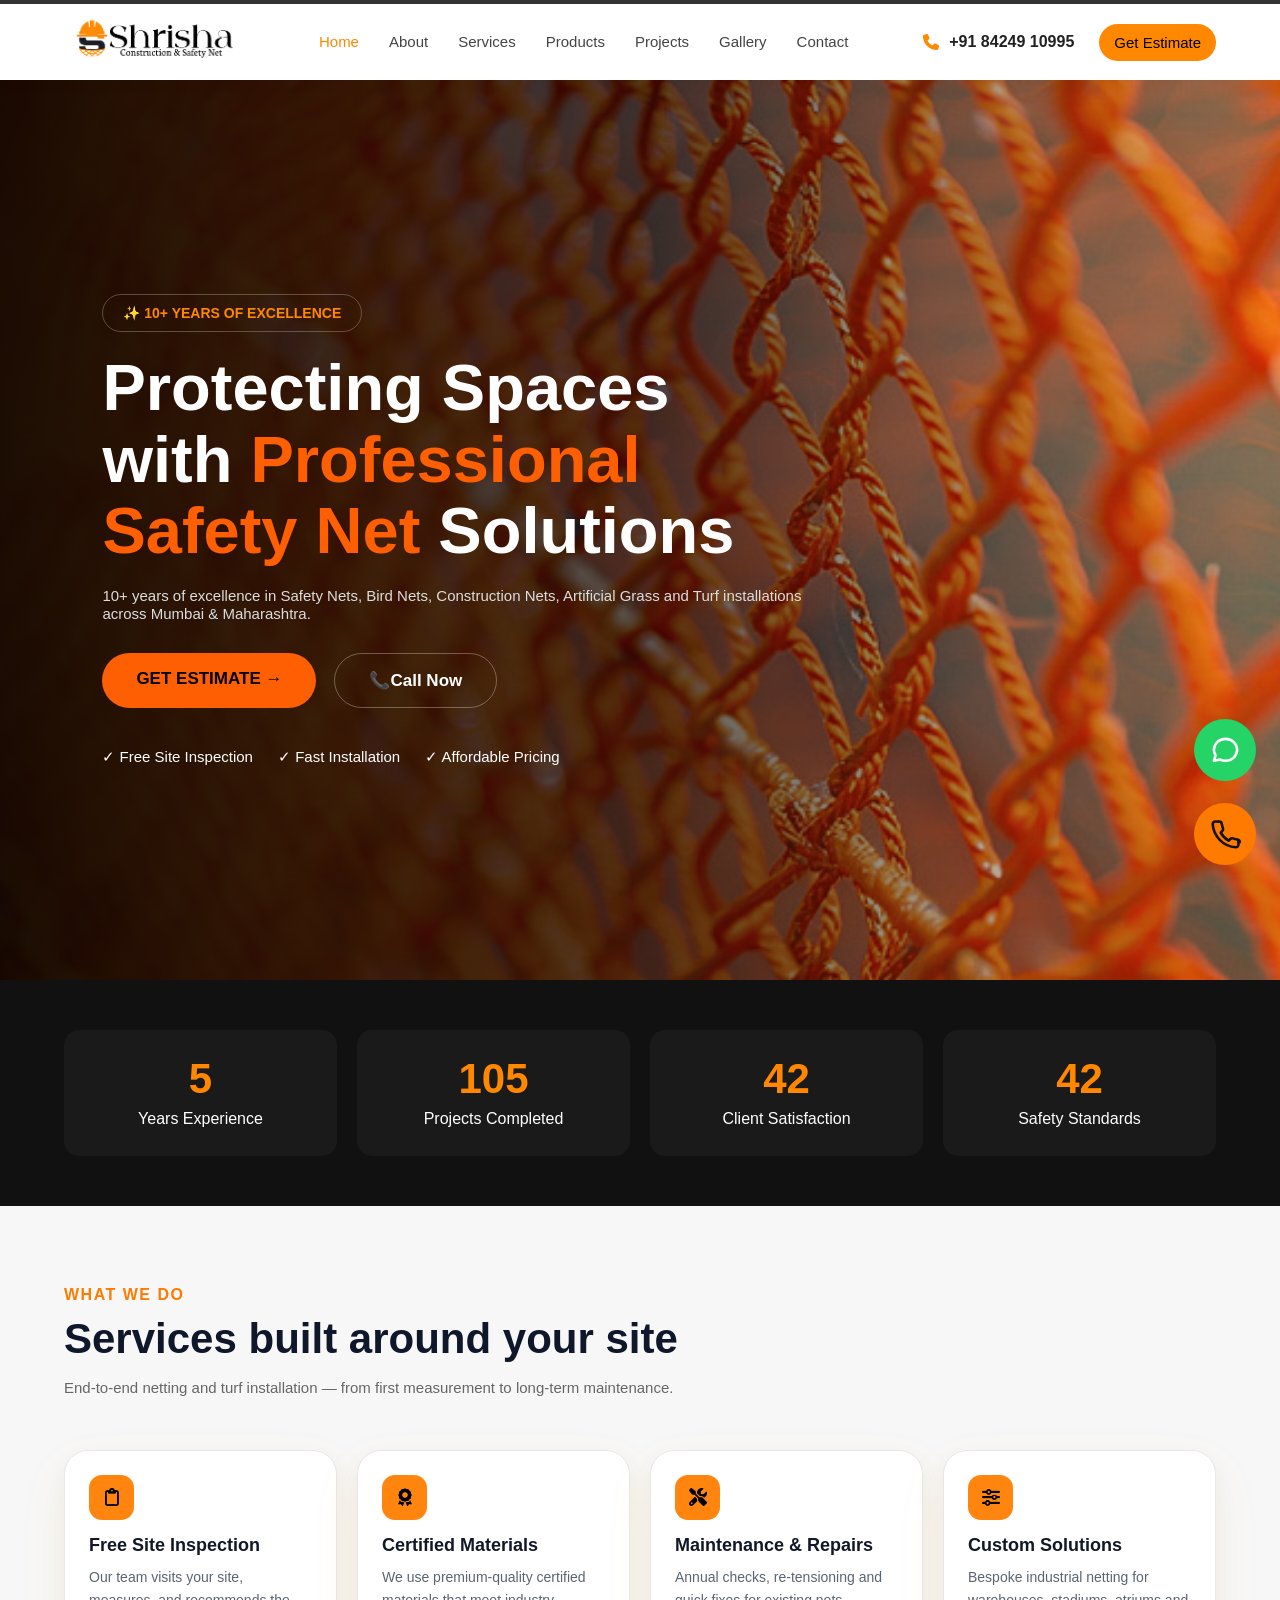
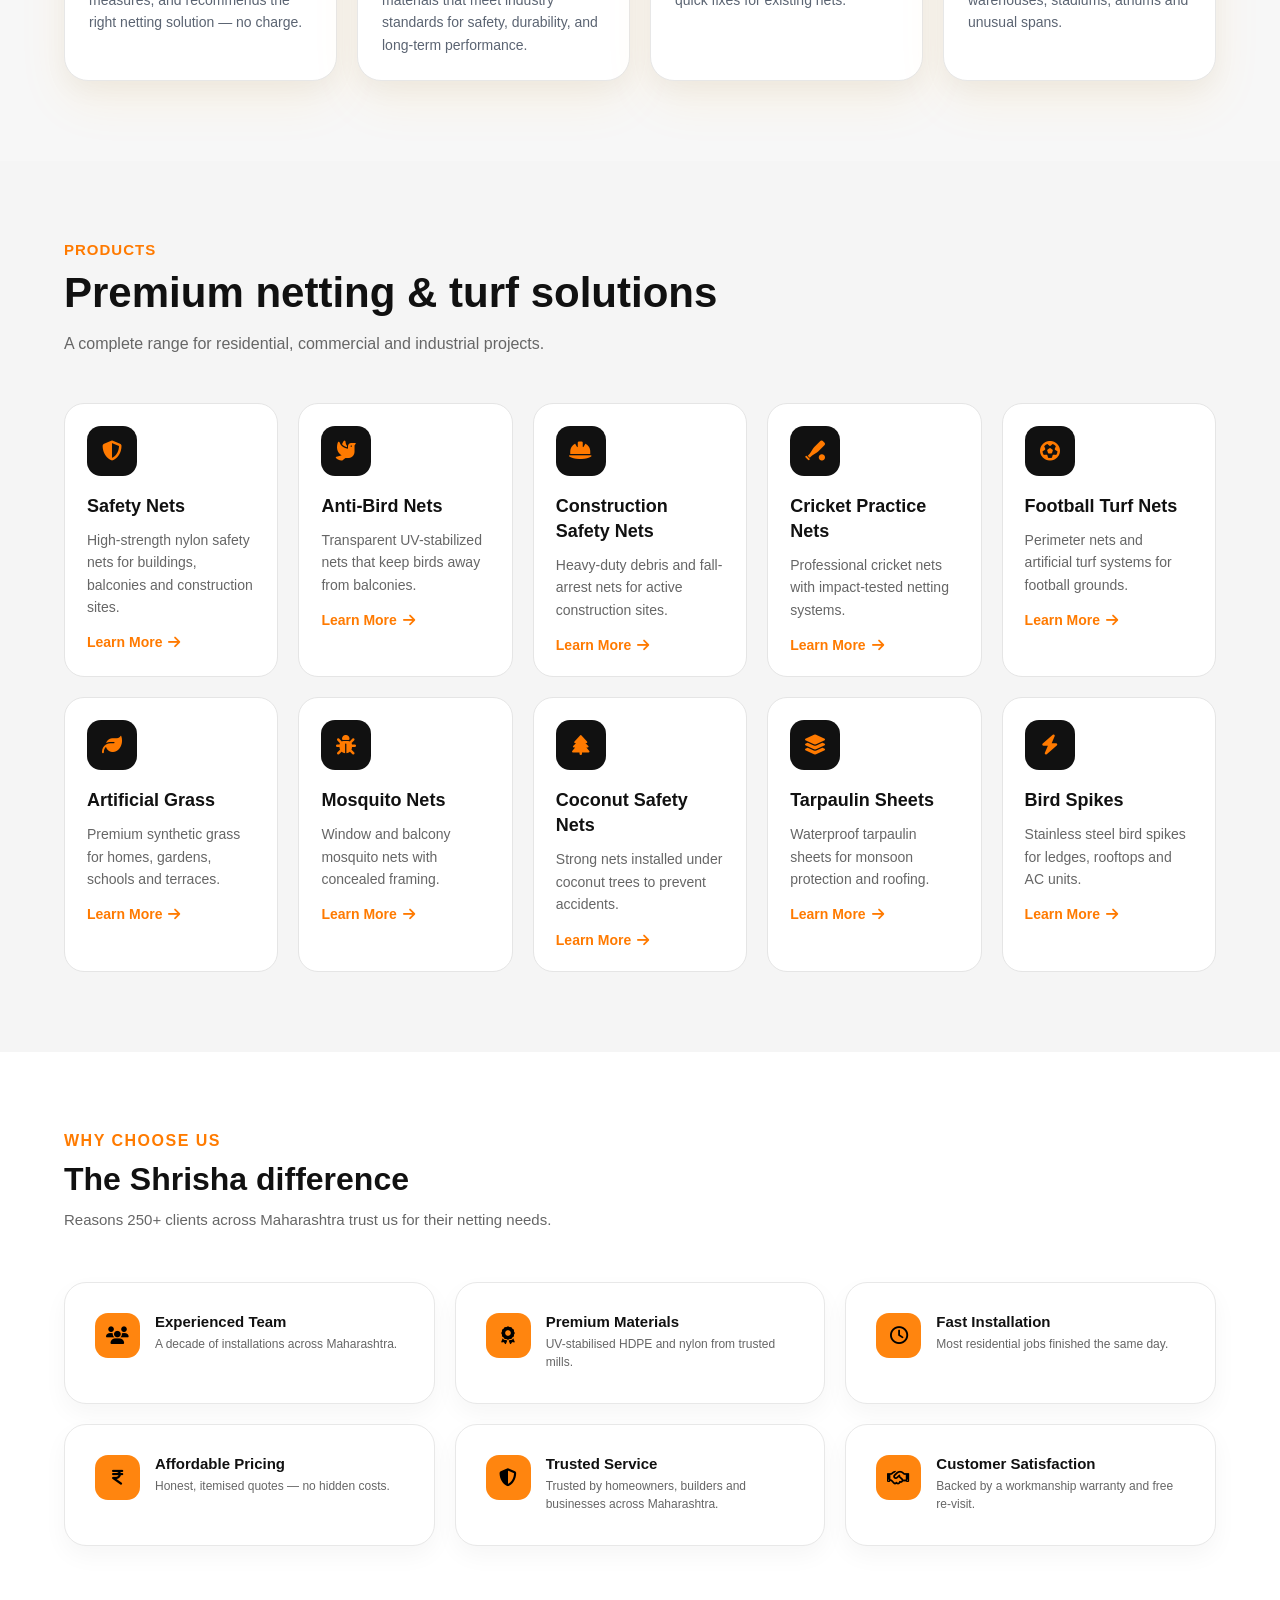
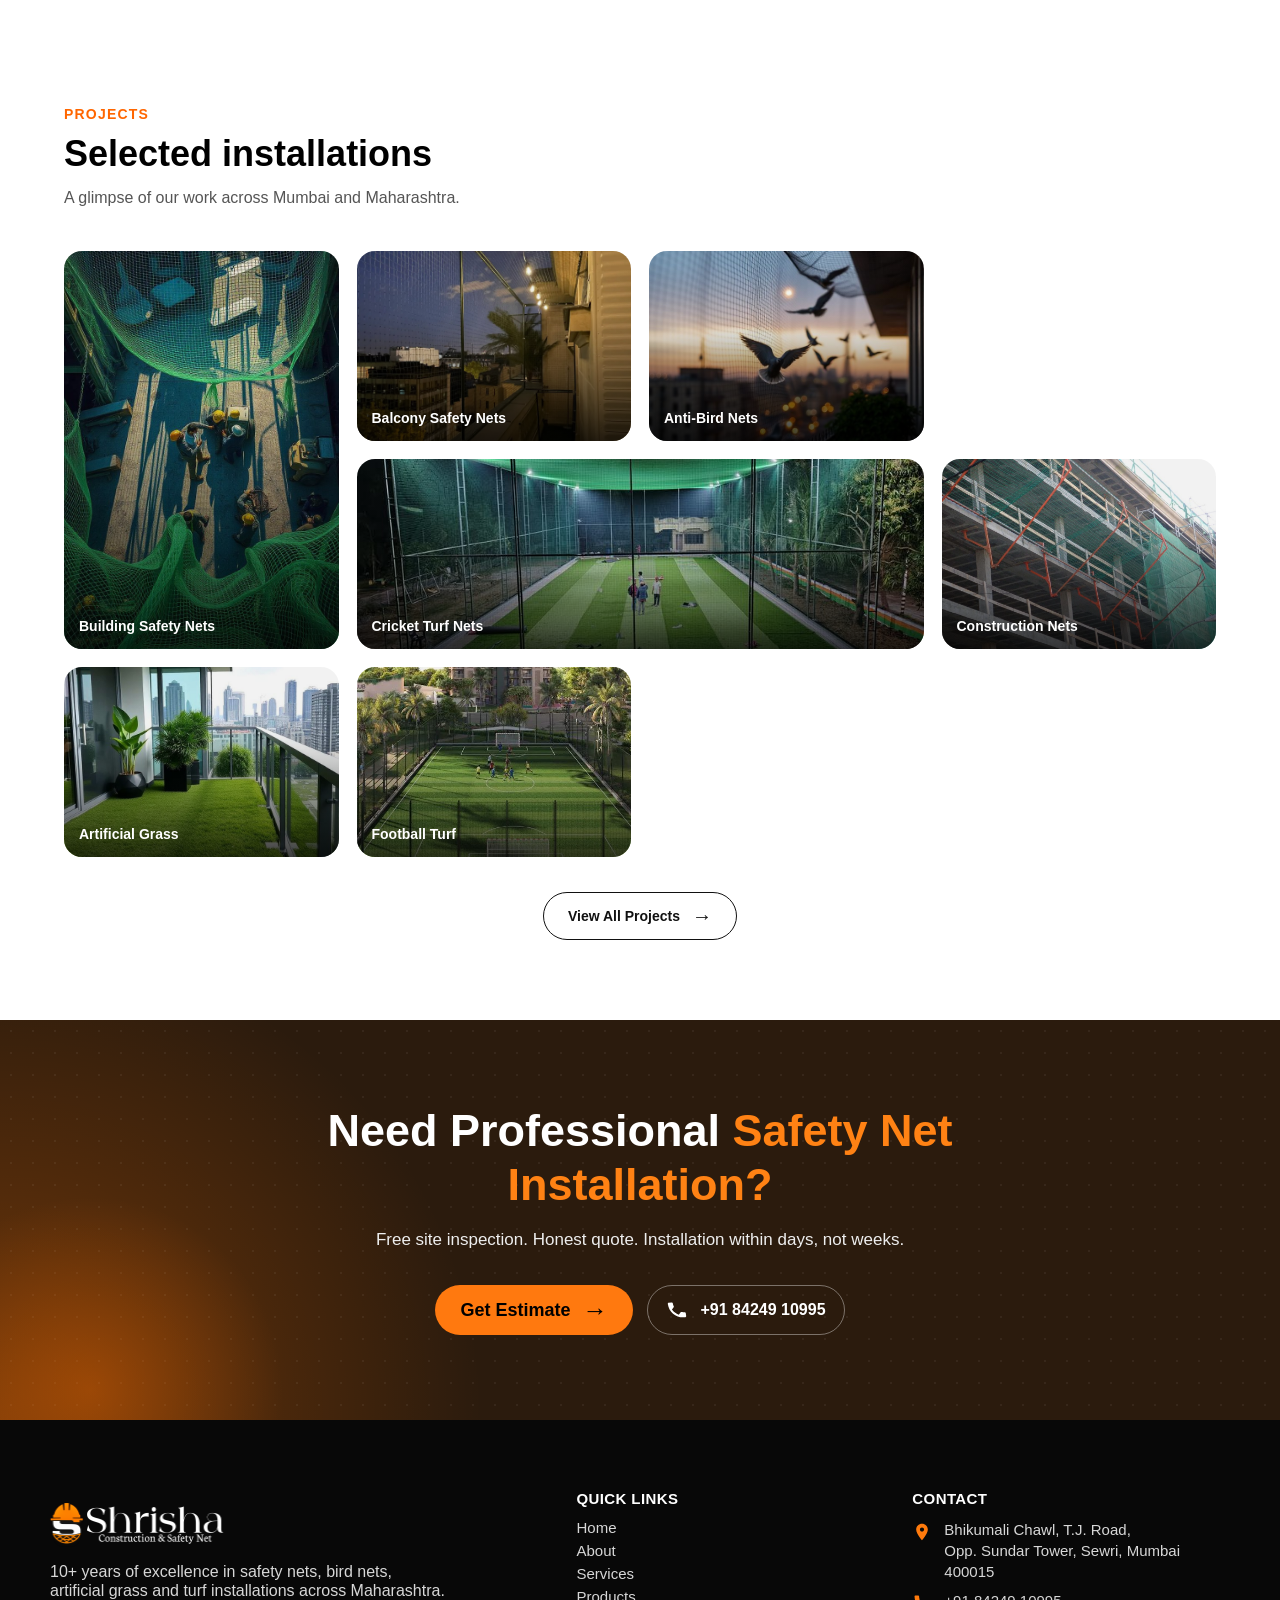
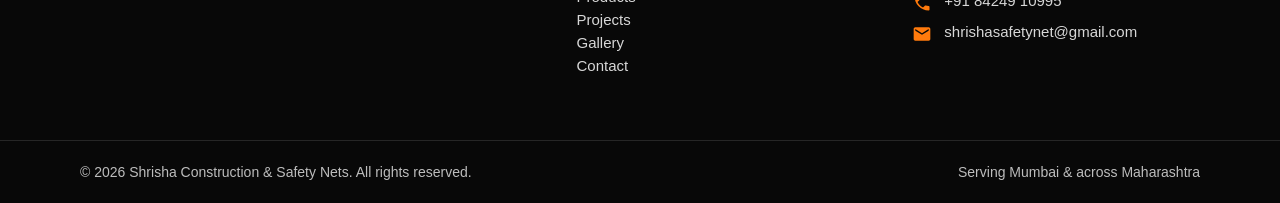
<file: index.html>
<!DOCTYPE html>
<html lang="en">
<head>
<meta charset="UTF-8">
<meta name="viewport" content="width=device-width, initial-scale=1.0">
<title>Safety Nets Website</title>

<link rel="stylesheet" href="style.css">

<link rel="stylesheet"
href="https://cdnjs.cloudflare.com/ajax/libs/font-awesome/6.5.1/css/all.min.css">
</head>

<body>

    

<header class="header">

    <!-- Logo -->
    <div class="logo">
        <a href="index.html" class="header-logo"><img src="logo web.png" alt="Logo" ></a>
    </div>

    <!-- Navigation -->
    <nav class="navbar" id="navbar">
        <ul>
            <li><a href="index.html">Home</a></li>
            <li><a href="about.html">About</a></li>
            <li><a href="service.html">Services</a></li>
            <li><a href="product.html">Products</a></li>
            <li><a href="project.html">Projects</a></li>
            <li><a href="gallery.html">Gallery</a></li>
            <li><a href="contact.html">Contact</a></li>
        </ul>
    </nav>

    <!-- Right Side -->
    <div class="right-side">

        <div class="phone">
            <i class="fa-solid fa-phone"></i>
            <span>+91 84249 10995</span>
        </div>

        <a href="estimate.html" class="quote-btn">
            Get Estimate
        </a>

        <div class="menu-btn" id="menu-btn">
            <i class="fa-solid fa-bars"></i>
        </div>

    </div>

    
</header>




<section class="hero" id="home">

    <div class="overlay"></div>

    <div class="hero-content">

        <div class="hero-tag">
            ✨ 10+ YEARS OF EXCELLENCE
        </div>

        <h1>
            Protecting Spaces 
            with <span>Professional</span>
            <span>Safety Net</span> Solutions
        </h1>

        <p>
            10+ years of excellence in Safety Nets, Bird Nets,
            Construction Nets, Artificial Grass and Turf installations
            across Mumbai & Maharashtra.
        </p>

        <div class="hero-buttons">

            <a href="estimate.html" class="btn-primary">
                GET ESTIMATE →
            </a>

            
            <a href="tel:+918424910995" class="btn-secondary">
                📞Call Now
            </a>

        </div>

        <div class="hero-features">

            <div class="feature">
                ✓ Free Site Inspection
            </div>

            <div class="feature">
                ✓ Fast Installation
            </div>

            <div class="feature">
                ✓ Affordable Pricing
            </div>

        </div>

    </div>

</section>


<section class="counter-section">

    <div class="counter-box">
        <h2 class="counter" data-target="10">0</h2>
        <p>Years Experience</p>
    </div>

    <div class="counter-box">
        <h2 class="counter" data-target="250">0</h2>
        <p>Projects Completed</p>
    </div>

    <div class="counter-box">
        <h2 class="counter" data-target="100">0</h2>
        <p>Client Satisfaction</p>
    </div>

    <div class="counter-box">
        <h2 class="counter" data-target="100">0</h2>
        <p>Safety Standards</p>
    </div>

</section>





<link rel="stylesheet"
href="https://cdnjs.cloudflare.com/ajax/libs/font-awesome/6.5.2/css/all.min.css">
<section  class="services">
    
    <div class="container">

        <span class="section-tag">WHAT WE DO</span>

        <h2>Services built around your site</h2>

        <p class="section-desc">
            End-to-end netting and turf installation — from first measurement
            to long-term maintenance.
        </p>

        <div class="services-grid">

            <div class="service-card">
                <div class="icon-box">
                    <i class="fa-regular fa-clipboard"></i>
                </div>

                <h3>Free Site Inspection</h3>

                <p>
                    Our team visits your site, measures, and recommends the
                    right netting solution — no charge.
                </p>
            </div>

            <div class="service-card">
                <div class="icon-box">
                    <i class="fa-solid fa-award"></i>
                </div>

                <h3>Certified Materials</h3>

                <p>
                   We use premium-quality certified materials that meet industry
        standards for safety, durability, and long-term performance.
                </p>
            </div>

            <div class="service-card">
                <div class="icon-box">
                    <i class="fa-solid fa-screwdriver-wrench"></i>
                </div>

                <h3>Maintenance & Repairs</h3>

                <p>
                    Annual checks, re-tensioning and quick fixes for existing
                    nets.
                </p>
            </div>

            <div class="service-card">
                <div class="icon-box">
                    <i class="fa-solid fa-sliders"></i>
                </div>

                <h3>Custom Solutions</h3>

                <p>
                    Bespoke industrial netting for warehouses, stadiums,
                    atriums and unusual spans.
                </p>
            </div>

        </div>

    </div>
    
</section>



<!-- product section -->
<link rel="stylesheet" href="https://cdnjs.cloudflare.com/ajax/libs/font-awesome/6.5.2/css/all.min.css">

<section class="products-section">

    <div class="products-container">

        <span class="products-tag">PRODUCTS</span>

        <h2 class="products-heading">
            Premium netting & turf solutions
        </h2>

        <p class="products-subheading">
            A complete range for residential, commercial and industrial projects.
        </p>

        <div class="products-grid">

            <div class="products-card ">
                <div class="products-icon">
                    <i class="fa-solid fa-shield-halved"></i>
                </div>
                <h3>Safety Nets</h3>
                <p>High-strength nylon safety nets for buildings, balconies and construction sites.</p>
                <a href="product.html" class="products-link">
                    Learn More <i class="fa-solid fa-arrow-right"></i>
                </a>
            </div>

            <div class="products-card">
                <div class="products-icon">
                    <i class="fa-solid fa-dove"></i>
                </div>
                <h3>Anti-Bird Nets</h3>
                <p>Transparent UV-stabilized nets that keep birds away from balconies.</p>
                <a href="product.html" class="products-link">
                    Learn More <i class="fa-solid fa-arrow-right"></i>
                </a>
            </div>

            <div class="products-card">
                <div class="products-icon">
                    <i class="fa-solid fa-helmet-safety"></i>
                </div>
                <h3>Construction Safety Nets</h3>
                <p>Heavy-duty debris and fall-arrest nets for active construction sites.</p>
                <a href="product.html" class="products-link">
                    Learn More <i class="fa-solid fa-arrow-right"></i>
                </a>
            </div>

            <div class="products-card">
                <div class="products-icon">
                    <i class="fa-solid fa-baseball-bat-ball"></i>
                </div>
                <h3>Cricket Practice Nets</h3>
                <p>Professional cricket nets with impact-tested netting systems.</p>
                <a href="product.html" class="products-link">
                    Learn More <i class="fa-solid fa-arrow-right"></i>
                </a>
            </div>

            <div class="products-card">
                <div class="products-icon">
                    <i class="fa-solid fa-futbol"></i>
                </div>
                <h3>Football Turf Nets</h3>
                <p>Perimeter nets and artificial turf systems for football grounds.</p>
                <a href="product.html" class="products-link">
                    Learn More <i class="fa-solid fa-arrow-right"></i>
                </a>
            </div>

            <div class="products-card">
                <div class="products-icon">
                    <i class="fa-solid fa-leaf"></i>
                </div>
                <h3>Artificial Grass</h3>
                <p>Premium synthetic grass for homes, gardens, schools and terraces.</p>
                <a href="product.html" class="products-link">
                    Learn More <i class="fa-solid fa-arrow-right"></i>
                </a>
            </div>

            <div class="products-card">
                <div class="products-icon">
                    <i class="fa-solid fa-bug"></i>
                </div>
                <h3>Mosquito Nets</h3>
                <p>Window and balcony mosquito nets with concealed framing.</p>
                <a href="product.html" class="products-link">
                    Learn More <i class="fa-solid fa-arrow-right"></i>
                </a>
            </div>

            <div class="products-card">
                <div class="products-icon">
                    <i class="fa-solid fa-tree"></i>
                </div>
                <h3>Coconut Safety Nets</h3>
                <p>Strong nets installed under coconut trees to prevent accidents.</p>
                <a href="product.html" class="products-link">
                    Learn More <i class="fa-solid fa-arrow-right"></i>
                </a>
            </div>

            <div class="products-card">
                <div class="products-icon">
                    <i class="fa-solid fa-layer-group"></i>
                </div>
                <h3>Tarpaulin Sheets</h3>
                <p>Waterproof tarpaulin sheets for monsoon protection and roofing.</p>
                <a href="product.html" class="products-link">
                    Learn More <i class="fa-solid fa-arrow-right"></i>
                </a>
            </div>

            <div  class="products-card">
                <div class="products-icon">
                    <i class="fa-solid fa-bolt"></i>
                </div>
                <h3>Bird Spikes</h3>
                <p>Stainless steel bird spikes for ledges, rooftops and AC units.</p>
                <a href="product.html" class="products-link">
                    Learn More <i class="fa-solid fa-arrow-right"></i>
                </a>
            </div>

        </div>

    </div>

</section>





<link rel="stylesheet"
href="https://cdnjs.cloudflare.com/ajax/libs/font-awesome/6.7.2/css/all.min.css">
<section class="why-choose">
    <div class="container">

        <span class="section-tag">WHY CHOOSE US</span>

        <h2 class="section-title">The Shrisha difference</h2>

        <p class="section-desc">
            Reasons 250+ clients across Maharashtra trust us for their
            netting needs.
        </p>

        <div class="features-grid">

            <div class="feature-card">
                <div class="icon-box">
                    <i class="fa-solid fa-users"></i>
                </div>

                <div class="content">
                    <h3>Experienced Team</h3>
                    <p>A decade of installations across Maharashtra.</p>
                </div>
            </div>

            <div class="feature-card">
                <div class="icon-box">
                    <i class="fa-solid fa-award"></i>
                </div>

                <div class="content">
                    <h3>Premium Materials</h3>
                    <p>UV-stabilised HDPE and nylon from trusted mills.</p>
                </div>
            </div>

            <div class="feature-card">
                <div class="icon-box">
                    <i class="fa-regular fa-clock"></i>
                </div>

                <div class="content">
                    <h3>Fast Installation</h3>
                    <p>Most residential jobs finished the same day.</p>
                </div>
            </div>

            <div class="feature-card">
                <div class="icon-box">
                    <i class="fa-solid fa-indian-rupee-sign"></i>
                </div>

                <div class="content">
                    <h3>Affordable Pricing</h3>
                    <p>Honest, itemised quotes — no hidden costs.</p>
                </div>
            </div>

            <div class="feature-card">
                <div class="icon-box">
                    <i class="fa-solid fa-shield-halved"></i>
                </div>

                <div class="content">
                    <h3>Trusted Service</h3>
                    <p>Trusted by homeowners, builders and businesses across Maharashtra.</p>
                </div>
            </div>

            <div class="feature-card">
                <div class="icon-box">
                    <i class="fa-regular fa-handshake"></i>
                </div>

                <div class="content">
                    <h3>Customer Satisfaction</h3>
                    <p>Backed by a workmanship warranty and free re-visit.</p>
                </div>
            </div>

        </div>

    </div>
</section>





<!-- projects section -->

<section class="projects-section">
  <div class="projects-container">

    <p class="small-title">PROJECTS</p>
    <h2>Selected installations</h2>
    <p class="subtitle">A glimpse of our work across Mumbai and Maharashtra.</p>

    <div class="projects-grid">

      <div class="project-card big">
        <img src="building net.jpg" alt="Building Safety Nets">
        <div class="project-name">Building Safety Nets</div>
      </div>

      <div class="project-card">
        <img src="balcony net.jpg" alt="Balcony Safety Nets">
        <div class="project-name">Balcony Safety Nets</div>
      </div>

      <div class="project-card">
        <img src="bird net.jpg" alt="Anti-Bird Nets">
        <div class="project-name">Anti-Bird Nets</div>
      </div>

      <div class="project-card wide">
        <img src="cricket net.jpg" alt="Cricket Turf Nets">
        <div class="project-name">Cricket Turf Nets</div>
      </div>

      <div class="project-card">
        <img src="construct net.jpg" alt="Construction Nets">
        <div class="project-name">Construction Nets</div>
      </div>

      <div class="project-card">
        <img src="grass.jpg" alt="Artificial Grass">
        <div class="project-name">Artificial Grass</div>
      </div>

      <div class="project-card">
        <img src="footbal turf.jpg" alt="Construction Nets">
        <div class="project-name">Football Turf</div>
      </div>

    </div>

    <div class="view-btn-box">
      <button class="view-btn" id="viewProjectsBtn">
        View All Projects
        <span>→</span>
      </button>
    </div>

  </div>
</section>


<!-- consult -->
<section class="consult-section">
  <div class="consult-container">

    <h2>
      Need Professional <span>Safety Net</span><br>
      <span>Installation?</span>
    </h2>

    <p>
      Free site inspection. Honest quote. Installation within days, not weeks.
    </p>

    <div class="consult-buttons">

      <a href="estimate.html" class="book-btn">
        Get Estimate
        <span class="arrow">→</span>
      </a>

      <a href="tel:+918424910995" class="call-btn" id="callBtn">
        <span class="call-icon">
          <svg viewBox="0 0 24 24" aria-hidden="true">
            <path d="M6.62 10.79C8.06 13.62 10.38 15.94 13.21 17.38L15.41 15.18C15.68 14.91 16.08 14.82 16.43 14.94C17.55 15.31 18.75 15.5 20 15.5C20.55 15.5 21 15.95 21 16.5V20C21 20.55 20.55 21 20 21C10.61 21 3 13.39 3 4C3 3.45 3.45 3 4 3H7.5C8.05 3 8.5 3.45 8.5 4C8.5 5.25 8.69 6.45 9.06 7.57C9.17 7.92 9.09 8.31 8.81 8.59L6.62 10.79Z"/>
          </svg>
        </span>
        +91 84249 10995
      </a>

    </div>

  </div>
</section>




<!-- Floating WhatsApp & Call Buttons -->
<div class="ss-floating-buttons">

  <!-- WhatsApp Button -->
  <div class="ss-float-wrap">
    <a
      href="https://wa.me/918424910995?text=Hello%20Shrisha%20Construction%20%26%20Safety%20Net%2C%0AI%20want%20to%20make%20an%20inquiry%20for%20your%20services%20or%20other%20requirements.%20Please%20share%20more%20details."
      target="_blank"
      rel="noopener"
      class="ss-floating-btn ss-whatsapp-btn"
      aria-label="WhatsApp Message"
    >
      <svg class="ss-floating-icon" viewBox="0 0 24 24">
        <path d="M21 11.5C21 16.2 17 20 12 20c-1.5 0-2.9-.3-4.1-1L3 20l1.3-4.3C3.5 14.5 3 13 3 11.5 3 6.8 7 3 12 3s9 3.8 9 8.5z"></path>
      </svg>
    </a>
  </div>

  <!-- Call Button -->
  <div class="ss-float-wrap">
    <a
      href="tel:+918424910995"
      class="ss-floating-btn ss-call-btn"
      aria-label="Call Now"
    >
      <svg class="ss-floating-icon ss-call-icon" viewBox="0 0 24 24">
        <path d="M22 16.9v3a2 2 0 0 1-2.2 2C10.4 21.2 2.8 13.6 2.1 4.2A2 2 0 0 1 4.1 2h3a2 2 0 0 1 2 1.7c.2 1.2.5 2.4.9 3.5a2 2 0 0 1-.5 2.1L8.3 10.5c1.4 2.6 3.6 4.8 6.2 6.2l1.2-1.2a2 2 0 0 1 2.1-.5c1.1.4 2.3.7 3.5.9a2 2 0 0 1 1.7 2z"></path>
      </svg>
    </a>
  </div>

</div>


<!-- Footer -->
<!-- Footer Start -->
<footer class="footer-section">
  <div class="footer-container">

    <!-- Logo + Description -->
    <div class="footer-box footer-brand">
      <a href="index.html" class="footer-logo">
        <img src="logo4.png" alt="Your Logo" width="200px">
      </a>

      <p>
        10+ years of excellence in safety nets, bird nets, artificial grass and turf
        installations across Maharashtra.
      </p>
    </div>

    <!-- Quick Links -->
    <div class="footer-box">
      <h3>Quick Links</h3>

      <ul>
        <li><a href="index.html">Home</a></li>
        <li><a href="about.html">About</a></li>
        <li><a href="service.html">Services</a></li>
        <li><a href="product.html">Products</a></li>
        <li><a href="project.html">Projects</a></li>
        <li><a href="gallery.html">Gallery</a></li>
        <li><a href="contact.html">Contact</a></li>
      </ul>
    </div>

    <!-- Contact -->
    <div class="footer-box footer-contact">
      <h3>Contact</h3>

      <div class="contact-item">
        <span class="contact-icon">
          <svg viewBox="0 0 24 24">
            <path d="M12 2C8.14 2 5 5.14 5 9C5 14.25 12 22 12 22C12 22 19 14.25 19 9C19 5.14 15.86 2 12 2ZM12 11.5C10.62 11.5 9.5 10.38 9.5 9C9.5 7.62 10.62 6.5 12 6.5C13.38 6.5 14.5 7.62 14.5 9C14.5 10.38 13.38 11.5 12 11.5Z"/>
          </svg>
        </span>

        <p>
          Bhikumali Chawl, T.J. Road,<br>
          Opp. Sundar Tower, Sewri, Mumbai<br>
          400015
        </p>
      </div>

      <div class="contact-item">
        <span class="contact-icon">
          <svg viewBox="0 0 24 24">
            <path d="M6.62 10.79C8.06 13.62 10.38 15.94 13.21 17.38L15.41 15.18C15.68 14.91 16.08 14.82 16.43 14.94C17.55 15.31 18.75 15.5 20 15.5C20.55 15.5 21 15.95 21 16.5V20C21 20.55 20.55 21 20 21C10.61 21 3 13.39 3 4C3 3.45 3.45 3 4 3H7.5C8.05 3 8.5 3.45 8.5 4C8.5 5.25 8.69 6.45 9.06 7.57C9.17 7.92 9.09 8.31 8.81 8.59L6.62 10.79Z"/>
          </svg>
        </span>

        <a href="tel:+918424910995" id="footerCallLink">
          +91 84249 10995
        </a>
      </div>

      <div class="contact-item">
        <span class="contact-icon">
          <svg viewBox="0 0 24 24">
            <path d="M20 4H4C2.9 4 2 4.9 2 6V18C2 19.1 2.9 20 4 20H20C21.1 20 22 19.1 22 18V6C22 4.9 21.1 4 20 4ZM20 8L12 13L4 8V6L12 11L20 6V8Z"/>
          </svg>
        </span>

        <a href="mailto:shrishasafetynet@gmail.com">
          shrishasafetynet@gmail.com
        </a>
      </div>
    </div>

  </div>

  <div class="footer-bottom">
    <p>© 2026 Shrisha Construction & Safety Nets. All rights reserved.</p>
    <p>Serving Mumbai & across Maharashtra</p>
  </div>
</footer>
<!-- Footer End -->

<script src="script.js"></script>

</body>
</html>
</file>
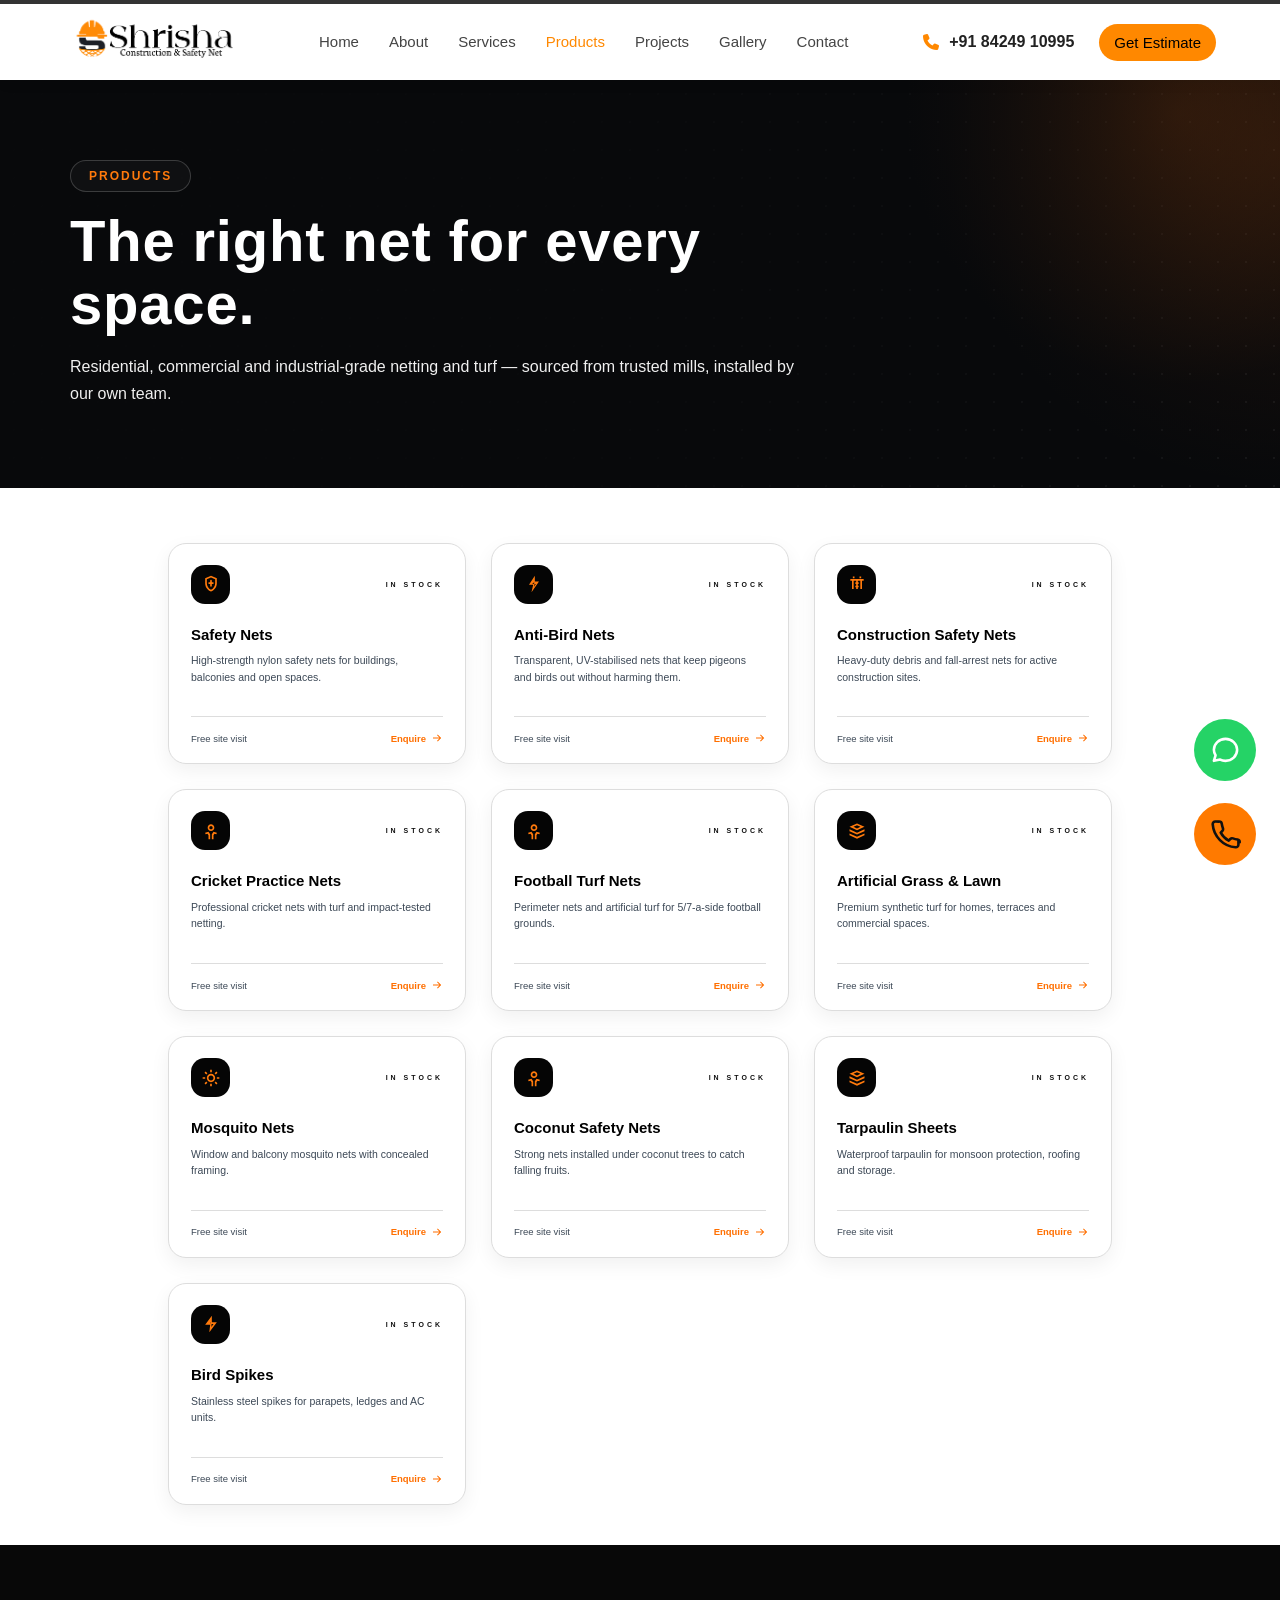
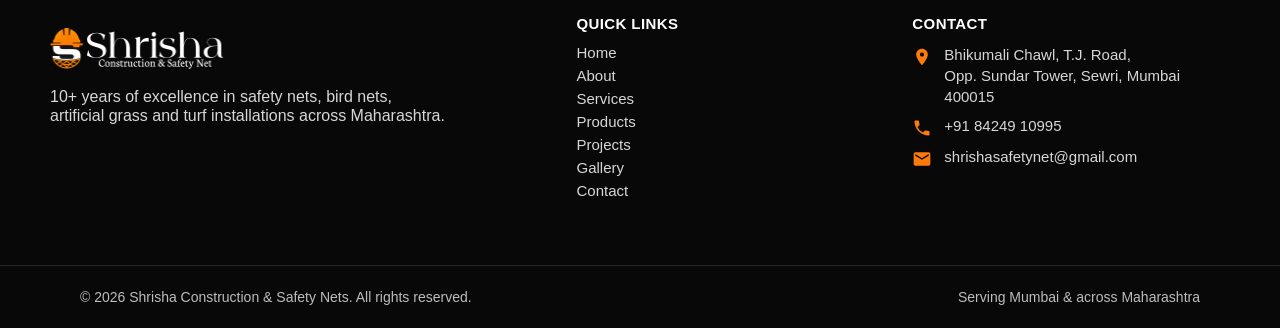
<file: product.html>
<!DOCTYPE html>
<html lang="en">
<head>
<meta charset="UTF-8">
<meta name="viewport" content="width=device-width, initial-scale=1.0">
<title>Safety Nets Website</title>

<link rel="stylesheet" href="style.css">

<link rel="stylesheet"
href="https://cdnjs.cloudflare.com/ajax/libs/font-awesome/6.5.1/css/all.min.css">
</head>

<body>

<header class="header">

    <!-- Logo -->
    <div class="logo">
        <a href="index.html" class="header-logo"><img src="logo web.png" alt="Logo"></a>
    </div>

    <!-- Navigation -->
    <nav class="navbar" id="navbar">
        <ul>
            <li><a href="index.html">Home</a></li>
            <li><a href="about.html">About</a></li>
            <li><a href="service.html">Services</a></li>
            <li><a href="product.html">Products</a></li>
            <li><a href="project.html">Projects</a></li>
            <li><a href="gallery.html">Gallery</a></li>
            <li><a href="contact.html">Contact</a></li>
        </ul>
    </nav>

    <!-- Right Side -->
    <div class="right-side">

        <div class="phone">
            <i class="fa-solid fa-phone"></i>
            <span>+91 84249 10995</span>
        </div>

        <a href="estimate.html" class="quote-btn">
            Get Estimate 
        </a>

        <div class="menu-btn" id="menu-btn">
            <i class="fa-solid fa-bars"></i>
        </div>

    </div>
</header>






<!-- product hero section -->
 <!DOCTYPE html>
<html lang="en">
<head>
  <meta charset="UTF-8">
  <meta name="viewport" content="width=device-width, initial-scale=1.0">
  <title>Products</title>

  <style>
    @import url('https://fonts.googleapis.com/css2?family=Poppins:wght@400;500;600;700;800;900&display=swap');

   /* ==================================
   PRODUCT HERO SECTION
================================== */

.pp-product-hero,
.pp-product-hero *,
.pp-product-hero *::before,
.pp-product-hero *::after{
    box-sizing:border-box;
}

.pp-product-hero{
    width:100%;
    min-height:380px;

    position:relative;
    overflow:hidden;

    background:#08090b;

    display:flex;
    align-items:center;

    font-family:'Poppins',sans-serif;
}

/* Background Pattern */

.pp-product-hero__bg{
    position:absolute;
    inset:0;

    z-index:1;
    pointer-events:none;

    background:
    radial-gradient(circle at 92% 8%, rgba(255,112,16,.35), transparent 22%),
    radial-gradient(circle at 100% 18%, rgba(255,112,16,.18), transparent 25%),
    radial-gradient(rgba(255,255,255,.12) 1px, transparent 1px);

    background-size:
    100% 100%,
    100% 100%,
    28px 28px;
}

.pp-product-hero__bg::after{
    content:"";
    position:absolute;
    inset:0;

    background:
    linear-gradient(
        90deg,
        rgba(8,9,11,.98) 0%,
        rgba(8,9,11,.95) 45%,
        rgba(8,9,11,.82) 72%,
        rgba(8,9,11,.55) 100%
    );
}

/* Container */

.pp-product-hero__container{
    width:100%;
    max-width:1400px;

    margin:auto;

    /* LEFT SIDE GAP */
    padding:80px 70px;

    position:relative;
    z-index:2;
}

/* Content */

.pp-product-hero__content{
    max-width:850px;

    opacity:0;
    transform:translateY(28px);

    transition:
    opacity .9s ease,
    transform .9s ease;
}

.pp-product-hero.pp-product-hero--show .pp-product-hero__content{
    opacity:1;
    transform:translateY(0);
}

/* Badge */

.pp-product-hero__tag{
    display:inline-flex;
    align-items:center;
    justify-content:center;

    padding:8px 18px;

    border-radius:50px;

    border:1px solid rgba(255,255,255,.18);

    background:rgba(255,255,255,.03);

    color:#ff7a0c;

    font-size:12px;
    font-weight:700;

    letter-spacing:2px;

    margin-bottom:18px;
}

/* Title */

.pp-product-hero__title{
    margin:0;

    color:#fff;

    font-size:58px;
    font-weight:700;

    line-height:1.08;

    letter-spacing:.8px;
}

/* Text */

.pp-product-hero__text{
    max-width:750px;

    margin-top:18px;

    color:#f0f0f0;

    font-size:16px;
    font-weight:400;

    line-height:1.7;
}

/* =====================
   LAPTOP
===================== */

@media (max-width:1200px){

    .pp-product-hero{
        min-height:340px;
    }

    .pp-product-hero__container{
        padding:75px 55px;
    }

    .pp-product-hero__title{
        font-size:48px;
    }

    .pp-product-hero__text{
        font-size:15px;
    }
}

/* =====================
   TABLET
===================== */

@media (max-width:768px){

    .pp-product-hero{
        min-height:300px;
    }

    .pp-product-hero__container{
        padding:65px 30px;
    }

    .pp-product-hero__tag{
        font-size:10px;
        padding:7px 12px;
        letter-spacing:1.5px;
    }

    .pp-product-hero__title{
        font-size:36px;
        line-height:1.15;
        font-weight:700;
    }

    .pp-product-hero__text{
        font-size:14px;
        line-height:1.6;
        margin-top:14px;
    }
}

/* =====================
   MOBILE
===================== */

@media (max-width:480px){

    .pp-product-hero{
        min-height:260px;
    }

    .pp-product-hero__container{
        padding:55px 20px;
    }

    .pp-product-hero__title{
        font-size:28px;
        line-height:1.2;
    }

    .pp-product-hero__text{
        font-size:13px;
    }

    .pp-product-hero__bg{
        background:
        radial-gradient(circle at 95% 8%, rgba(255,112,16,.28), transparent 35%),
        radial-gradient(rgba(255,255,255,.12) 1px, transparent 1px);

        background-size:
        100% 100%,
        24px 24px;
    }
}
  </style>
</head>

<body>

  <section class="pp-product-hero" id="ppProductHero">
    <div class="pp-product-hero__bg"></div>

    <div class="pp-product-hero__container">
      <div class="pp-product-hero__content">

        <span class="pp-product-hero__tag">PRODUCTS</span>

        <h1 class="pp-product-hero__title">
          The right net for every<br>
          space.
        </h1>

        <p class="pp-product-hero__text">
          Residential, commercial and industrial-grade netting and turf — sourced from
          trusted mills, installed by our own team.
        </p>

      </div>
    </div>
  </section>

  <script>
    (function () {
      const productHero = document.getElementById("ppProductHero");

      if (!productHero) return;

      window.addEventListener("load", function () {
        productHero.classList.add("pp-product-hero--show");
      });
    })();
  </script>








<!-- Product Cards Section Start -->
<section class="sp-product-cards" id="spProductCards">
  <div class="sp-product-cards__container">

    <div class="sp-product-cards__grid">

      <!-- Card 1 -->
      <article class="sp-product-card sp-product" data-sp-card>
        <div class="sp-product-card__top">
          <span class="sp-product-card__icon">
            <svg viewBox="0 0 24 24">
              <path d="M12 2L19 5V11C19 15.4 16.15 19.45 12 21C7.85 19.45 5 15.4 5 11V5L12 2ZM12 4.2L7 6.35V11C7 14.3 8.95 17.35 12 18.85C15.05 17.35 17 14.3 17 11V6.35L12 4.2ZM12 7C12.55 7 13 7.45 13 8V10H15V12H13V15H11V12H9V10H11V8C11 7.45 11.45 7 12 7Z"/>
            </svg>
          </span>

          <span class="sp-product-card__stock">IN STOCK</span>
        </div>

        <h3>Safety Nets</h3>

        <p>
          High-strength nylon safety nets for buildings, balconies and open spaces.
        </p>

        <div class="sp-product-card__bottom">
          <span>Free site visit</span>

          <a href="estimate.html" class="sp-product-card__enquire">
            Enquire
            <svg viewBox="0 0 24 24">
              <path d="M13.5 5L20.5 12L13.5 19L12.1 17.6L16.7 13H4V11H16.7L12.1 6.4L13.5 5Z"/>
            </svg>
          </a>
        </div>
      </article>

      <!-- Card 2 -->
      <article class="sp-product-card" data-sp-card>
        <div class="sp-product-card__top">
          <span class="sp-product-card__icon">
            <svg viewBox="0 0 24 24">
              <path d="M13 2L6 13H11L9 22L18 9H13L13 2ZM11.2 11L12.2 9.4V12H14.2L12 15.2L12.7 12H9.6L11.2 11Z"/>
            </svg>
          </span>

          <span class="sp-product-card__stock">IN STOCK</span>
        </div>

        <h3>Anti-Bird Nets</h3>

        <p>
          Transparent, UV-stabilised nets that keep pigeons and birds out without harming them.
        </p>

        <div class="sp-product-card__bottom">
          <span>Free site visit</span>

          <a href="estimate.html" class="sp-product-card__enquire">
            Enquire
            <svg viewBox="0 0 24 24">
              <path d="M13.5 5L20.5 12L13.5 19L12.1 17.6L16.7 13H4V11H16.7L12.1 6.4L13.5 5Z"/>
            </svg>
          </a>
        </div>
      </article>

      <!-- Card 3 -->
      <article class="sp-product-card" data-sp-card>
        <div class="sp-product-card__top">
          <span class="sp-product-card__icon">
            <svg viewBox="0 0 24 24">
              <path d="M4 6H20V8H18V18H16V8H13V18H11V8H8V18H6V8H4V6ZM7 3H9V5H7V3ZM15 3H17V5H15V3ZM10 10H14V12H10V10ZM10 14H14V16H10V14Z"/>
            </svg>
          </span>

          <span class="sp-product-card__stock">IN STOCK</span>
        </div>

        <h3>Construction Safety Nets</h3>

        <p>
          Heavy-duty debris and fall-arrest nets for active construction sites.
        </p>

        <div class="sp-product-card__bottom">
          <span>Free site visit</span>

          <a href="estimate.html" class="sp-product-card__enquire">
            Enquire
            <svg viewBox="0 0 24 24">
              <path d="M13.5 5L20.5 12L13.5 19L12.1 17.6L16.7 13H4V11H16.7L12.1 6.4L13.5 5Z"/>
            </svg>
          </a>
        </div>
      </article>

      <!-- Card 4 -->
      <article class="sp-product-card" data-sp-card>
        <div class="sp-product-card__top">
          <span class="sp-product-card__icon">
            <svg viewBox="0 0 24 24">
              <path d="M12 4C9.8 4 8 5.8 8 8C8 10.2 9.8 12 12 12C14.2 12 16 10.2 16 8C16 5.8 14.2 4 12 4ZM12 6C13.1 6 14 6.9 14 8C14 9.1 13.1 10 12 10C10.9 10 10 9.1 10 8C10 6.9 10.9 6 12 6ZM5 14L9 13L11 16V22H9V17L7.8 15.2L5.5 15.8L5 14ZM19 14L15 13L13 16V22H15V17L16.2 15.2L18.5 15.8L19 14Z"/>
            </svg>
          </span>

          <span class="sp-product-card__stock">IN STOCK</span>
        </div>

        <h3>Cricket Practice Nets</h3>

        <p>
          Professional cricket nets with turf and impact-tested netting.
        </p>

        <div class="sp-product-card__bottom">
          <span>Free site visit</span>

          <a href="estimate.html" class="sp-product-card__enquire">
            Enquire
            <svg viewBox="0 0 24 24">
              <path d="M13.5 5L20.5 12L13.5 19L12.1 17.6L16.7 13H4V11H16.7L12.1 6.4L13.5 5Z"/>
            </svg>
          </a>
        </div>
      </article>

      <!-- Card 5 -->
      <article class="sp-product-card" data-sp-card>
        <div class="sp-product-card__top">
          <span class="sp-product-card__icon">
            <svg viewBox="0 0 24 24">
              <path d="M12 4C9.8 4 8 5.8 8 8C8 10.2 9.8 12 12 12C14.2 12 16 10.2 16 8C16 5.8 14.2 4 12 4ZM12 6C13.1 6 14 6.9 14 8C14 9.1 13.1 10 12 10C10.9 10 10 9.1 10 8C10 6.9 10.9 6 12 6ZM5 14L9 13L11 16V22H9V17L7.8 15.2L5.5 15.8L5 14ZM19 14L15 13L13 16V22H15V17L16.2 15.2L18.5 15.8L19 14Z"/>
            </svg>
          </span>

          <span class="sp-product-card__stock">IN STOCK</span>
        </div>

        <h3>Football Turf Nets</h3>

        <p>
          Perimeter nets and artificial turf for 5/7-a-side football grounds.
        </p>

        <div class="sp-product-card__bottom">
          <span>Free site visit</span>

          <a href="estimate.html" class="sp-product-card__enquire">
            Enquire
            <svg viewBox="0 0 24 24">
              <path d="M13.5 5L20.5 12L13.5 19L12.1 17.6L16.7 13H4V11H16.7L12.1 6.4L13.5 5Z"/>
            </svg>
          </a>
        </div>
      </article>

      <!-- Card 6 -->
      <article class="sp-product-card" data-sp-card>
        <div class="sp-product-card__top">
          <span class="sp-product-card__icon">
            <svg viewBox="0 0 24 24">
              <path d="M12 3L21 7L12 11L3 7L12 3ZM7.8 7L12 8.85L16.2 7L12 5.15L7.8 7ZM3 10L12 14L21 10V12.2L12 16.2L3 12.2V10ZM3 15L12 19L21 15V17.2L12 21.2L3 17.2V15Z"/>
            </svg>
          </span>

          <span class="sp-product-card__stock">IN STOCK</span>
        </div>

        <h3>Artificial Grass & Lawn</h3>

        <p>
          Premium synthetic turf for homes, terraces and commercial spaces.
        </p>

        <div class="sp-product-card__bottom">
          <span>Free site visit</span>

          <a href="estimate.html" class="sp-product-card__enquire">
            Enquire
            <svg viewBox="0 0 24 24">
              <path d="M13.5 5L20.5 12L13.5 19L12.1 17.6L16.7 13H4V11H16.7L12.1 6.4L13.5 5Z"/>
            </svg>
          </a>
        </div>
      </article>

      <!-- Card 7 -->
      <article class="sp-product-card" data-sp-card>
        <div class="sp-product-card__top">
          <span class="sp-product-card__icon">
            <svg viewBox="0 0 24 24">
              <path d="M11 2H13V5H11V2ZM11 19H13V22H11V19ZM2 11H5V13H2V11ZM19 11H22V13H19V11ZM4.2 5.6L5.6 4.2L7.7 6.3L6.3 7.7L4.2 5.6ZM16.3 17.7L17.7 16.3L19.8 18.4L18.4 19.8L16.3 17.7ZM18.4 4.2L19.8 5.6L17.7 7.7L16.3 6.3L18.4 4.2ZM6.3 16.3L7.7 17.7L5.6 19.8L4.2 18.4L6.3 16.3ZM12 7C14.76 7 17 9.24 17 12C17 14.76 14.76 17 12 17C9.24 17 7 14.76 7 12C7 9.24 9.24 7 12 7ZM12 9C10.35 9 9 10.35 9 12C9 13.65 10.35 15 12 15C13.65 15 15 13.65 15 12C15 10.35 13.65 9 12 9Z"/>
            </svg>
          </span>

          <span class="sp-product-card__stock">IN STOCK</span>
        </div>

        <h3>Mosquito Nets</h3>

        <p>
          Window and balcony mosquito nets with concealed framing.
        </p>

        <div class="sp-product-card__bottom">
          <span>Free site visit</span>

          <a href="estimate.html" class="sp-product-card__enquire">
            Enquire
            <svg viewBox="0 0 24 24">
              <path d="M13.5 5L20.5 12L13.5 19L12.1 17.6L16.7 13H4V11H16.7L12.1 6.4L13.5 5Z"/>
            </svg>
          </a>
        </div>
      </article>

      <!-- Card 8 -->
      <article class="sp-product-card" data-sp-card>
        <div class="sp-product-card__top">
          <span class="sp-product-card__icon">
            <svg viewBox="0 0 24 24">
              <path d="M12 4C9.8 4 8 5.8 8 8C8 10.2 9.8 12 12 12C14.2 12 16 10.2 16 8C16 5.8 14.2 4 12 4ZM12 6C13.1 6 14 6.9 14 8C14 9.1 13.1 10 12 10C10.9 10 10 9.1 10 8C10 6.9 10.9 6 12 6ZM5 14L9 13L11 16V22H9V17L7.8 15.2L5.5 15.8L5 14ZM19 14L15 13L13 16V22H15V17L16.2 15.2L18.5 15.8L19 14Z"/>
            </svg>
          </span>

          <span class="sp-product-card__stock">IN STOCK</span>
        </div>

        <h3>Coconut Safety Nets</h3>

        <p>
          Strong nets installed under coconut trees to catch falling fruits.
        </p>

        <div class="sp-product-card__bottom">
          <span>Free site visit</span>

          <a href="estimate.html" class="sp-product-card__enquire">
            Enquire
            <svg viewBox="0 0 24 24">
              <path d="M13.5 5L20.5 12L13.5 19L12.1 17.6L16.7 13H4V11H16.7L12.1 6.4L13.5 5Z"/>
            </svg>
          </a>
        </div>
      </article>

      <!-- Card 9 -->
      <article class="sp-product-card" data-sp-card>
        <div class="sp-product-card__top">
          <span class="sp-product-card__icon">
            <svg viewBox="0 0 24 24">
              <path d="M12 3L21 7L12 11L3 7L12 3ZM7.8 7L12 8.85L16.2 7L12 5.15L7.8 7ZM3 10L12 14L21 10V12.2L12 16.2L3 12.2V10ZM3 15L12 19L21 15V17.2L12 21.2L3 17.2V15Z"/>
            </svg>
          </span>

          <span class="sp-product-card__stock">IN STOCK</span>
        </div>

        <h3>Tarpaulin Sheets</h3>

        <p>
          Waterproof tarpaulin for monsoon protection, roofing and storage.
        </p>

        <div class="sp-product-card__bottom">
          <span>Free site visit</span>

          <a href="estimate.html" class="sp-product-card__enquire">
            Enquire
            <svg viewBox="0 0 24 24">
              <path d="M13.5 5L20.5 12L13.5 19L12.1 17.6L16.7 13H4V11H16.7L12.1 6.4L13.5 5Z"/>
            </svg>
          </a>
        </div>
      </article>

      <!-- Card 10 -->
      <article class="sp-product-card" data-sp-card>
        <div class="sp-product-card__top">
          <span class="sp-product-card__icon">
            <svg viewBox="0 0 24 24">
              <path d="M13 2L5 13H11L10 22L19 10H13L13 2ZM11.1 11L11.95 9.8V12H15L12.4 15.5L12.75 11H11.1Z"/>
            </svg>
          </span>

          <span class="sp-product-card__stock">IN STOCK</span>
        </div>

        <h3>Bird Spikes</h3>

        <p>
          Stainless steel spikes for parapets, ledges and AC units.
        </p>

        <div class="sp-product-card__bottom">
          <span>Free site visit</span>

          <a href="estimate.html" class="sp-product-card__enquire">
            Enquire
            <svg viewBox="0 0 24 24">
              <path d="M13.5 5L20.5 12L13.5 19L12.1 17.6L16.7 13H4V11H16.7L12.1 6.4L13.5 5Z"/>
            </svg>
          </a>
        </div>
      </article>

    </div>
  </div>
</section>
<!-- Product Cards Section End -->





<style> 
  @import url('https://fonts.googleapis.com/css2?family=Poppins:wght@400;500;600;700;800;900&display=swap');

/* Scoped Product Cards CSS */
.sp-product-cards,
.sp-product-cards * {
  box-sizing: border-box;
}

.sp-product-cards {
  width: 100%;
  background: #ffffff;
  padding: 55px 50px 40px;
  font-family: 'Poppins', sans-serif;
}

.sp-product-cards__container {
  max-width: 80%;
  margin: 0 auto;
}

.sp-product-cards__grid {
  display: grid;
  grid-template-columns: repeat(3, 1fr);
  gap: 25px;
}

/* Card */
.sp-product-card {
  min-height: 200px;
  padding: 21px 22px 19px;
  border: 1px solid #dddddd;
  border-radius: 18px;
  background: #ffffff;
  box-shadow: 0 7px 20px rgba(0, 0, 0, 0.06);
  position: relative;
  overflow: hidden;
  opacity: 0;
  transform: translateY(28px) scale(0.97);
  transition:
    opacity 0.65s ease,
    transform 0.65s ease,
    border-color 0.3s ease,
    box-shadow 0.3s ease;
  transition-delay: var(--sp-delay, 0ms);
}

.sp-product-card.sp-product-card--show {
  opacity: 1;
  transform: translateY(0) scale(1);
}

/* Active first card */
.sp-product-card--active {
  border-color: #ff7a0c;
  box-shadow: 0 13px 35px rgba(255, 122, 12, 0.12);
}

.sp-product-card:hover {
  transform: translateY(-6px) scale(1.01);
  border-color: #ff7a0c;
  box-shadow: 0 16px 34px rgba(0, 0, 0, 0.12);
}

/* Card top */
.sp-product-card__top {
  display: flex;
  align-items: center;
  justify-content: space-between;
  margin-bottom: 22px;
}

.sp-product-card__icon {
  width: 39px;
  height: 39px;
  border-radius: 14px;
  background: #050505;
  color: #ff7a0c;
  display: inline-flex;
  align-items: center;
  justify-content: center;
  transition: 0.3s ease;
}

.sp-product-card--active .sp-product-card__icon {
  background: #ff7a0c;
  color: #000000;
}

.sp-product-card:hover .sp-product-card__icon {
  background: #ff7a0c;
  color: #000000;
  transform: rotate(-6deg) scale(1.06);
}

.sp-product-card__icon svg {
  width: 20px;
  height: 20px;
  fill: currentColor;
}

.sp-product-card__stock {
  color: #111111;
  font-size: 7px;
  font-weight: 800;
  letter-spacing: 3px;
  text-transform: uppercase;
}

/* Text */
.sp-product-card h3 {
  margin: 0 0 8px;
  color: #000000;
  font-size: 15px;
  line-height: 1.25;
  font-weight: 800;
}

.sp-product-card p {
  margin: 0;
  min-height: 45px;
  color: #3c4856;
  font-size: 10.5px;
  line-height: 1.55;
  font-weight: 400;
}

/* Bottom */
.sp-product-card__bottom {
  margin-top: 19px;
  padding-top: 15px;
  border-top: 1px solid #dddddd;
  display: flex;
  align-items: center;
  justify-content: space-between;
}

.sp-product-card__bottom span {
  color: #3c4856;
  font-size: 9.5px;
  font-weight: 400;
}

.sp-product-card__enquire {
  color: #ff6f00;
  text-decoration: none;
  font-size: 9.5px;
  font-weight: 700;
  display: inline-flex;
  align-items: center;
  gap: 5px;
  transition: 0.3s ease;
}

.sp-product-card__enquire svg {
  width: 12px;
  height: 12px;
  fill: currentColor;
  transition: transform 0.3s ease;
}

.sp-product-card__enquire:hover {
  color: #000000;
}

.sp-product-card__enquire:hover svg {
  transform: translateX(4px);
}

/* Responsive */
@media (max-width: 900px) {
  .sp-product-cards__container {
    max-width: 620px;
  }

  .sp-product-cards__grid {
    grid-template-columns: repeat(2, 1fr);
  }
}

@media (max-width: 560px) {
  .sp-product-cards {
    padding: 45px 16px 60px;
  }

  .sp-product-cards__grid {
    grid-template-columns: 1fr;
  }

  .sp-product-card {
    min-height: 185px;
  }

  .sp-product-card h3 {
    font-size: 16px;
  }

  .sp-product-card p {
    font-size: 12px;
  }

  .sp-product-card__bottom span,
  .sp-product-card__enquire {
    font-size: 11px;
  }

  .sp-product-card__stock {
    font-size: 8px;
  }
}
</style>
<script> 
  (function () {
  const productSection = document.getElementById("spProductCards");

  if (!productSection) return;

  const cards = productSection.querySelectorAll("[data-sp-card]");
  const enquireLinks = productSection.querySelectorAll(".sp-product-card__enquire");

  cards.forEach(function (card, index) {
    card.style.setProperty("--sp-delay", index * 10 + "ms");
  });

  const showCards = function () {
    cards.forEach(function (card) {
      card.classList.add("sp-product-card--show");
    });
  };

  if ("IntersectionObserver" in window) {
    const observer = new IntersectionObserver(
      function (entries, observerInstance) {
        entries.forEach(function (entry) {
          if (entry.isIntersecting) {
            showCards();
            observerInstance.unobserve(entry.target);
          }
        });
      },
      {
        threshold: 0.10
      }
    );

    observer.observe(productSection);
  } else {
    showCards();
  }

  enquireLinks.forEach(function (link) {
    link.addEventListener("click", function (e) {
      e.preventDefault();
      window.location.href = "estimate.html";
    });
  });
})();
</script>





</body>
</html>











<!-- Floating WhatsApp & Call Buttons -->
<div class="ss-floating-buttons">

  <!-- WhatsApp Button -->
  <div class="ss-float-wrap">
    <a
      href="https://wa.me/918424910995?text=Hello%20Shrisha%20Construction%20%26%20Safety%20Net%2C%0AI%20want%20to%20make%20an%20inquiry%20for%20your%20services%20or%20other%20requirements.%20Please%20share%20more%20details."
      target="_blank"
      rel="noopener"
      class="ss-floating-btn ss-whatsapp-btn"
      aria-label="WhatsApp Message"
    >
      <svg class="ss-floating-icon" viewBox="0 0 24 24">
        <path d="M21 11.5C21 16.2 17 20 12 20c-1.5 0-2.9-.3-4.1-1L3 20l1.3-4.3C3.5 14.5 3 13 3 11.5 3 6.8 7 3 12 3s9 3.8 9 8.5z"></path>
      </svg>
    </a>
  </div>

  <!-- Call Button -->
  <div class="ss-float-wrap">
    <a
      href="tel:+918424910995"
      class="ss-floating-btn ss-call-btn"
      aria-label="Call Now"
    >
      <svg class="ss-floating-icon ss-call-icon" viewBox="0 0 24 24">
        <path d="M22 16.9v3a2 2 0 0 1-2.2 2C10.4 21.2 2.8 13.6 2.1 4.2A2 2 0 0 1 4.1 2h3a2 2 0 0 1 2 1.7c.2 1.2.5 2.4.9 3.5a2 2 0 0 1-.5 2.1L8.3 10.5c1.4 2.6 3.6 4.8 6.2 6.2l1.2-1.2a2 2 0 0 1 2.1-.5c1.1.4 2.3.7 3.5.9a2 2 0 0 1 1.7 2z"></path>
      </svg>
    </a>
  </div>

</div>


<!-- Footer -->
<!-- Footer Start -->
<footer class="footer-section">
  <div class="footer-container">

    <!-- Logo + Description -->
    <div class="footer-box footer-brand">
      <a href="index.html" class="footer-logo">
        <img src="logo4.png" alt="Your Logo" width="200px">
      </a>

      <p>
        10+ years of excellence in safety nets, bird nets, artificial grass and turf
        installations across Maharashtra.
      </p>
    </div>

    <!-- Quick Links -->
    <div class="footer-box">
      <h3>Quick Links</h3>

      <ul>
        <li><a href="index.html">Home</a></li>
        <li><a href="about.html">About</a></li>
        <li><a href="services.html">Services</a></li>
        <li><a href="products.html">Products</a></li>
        <li><a href="project.html">Projects</a></li>
        <li><a href="gallery.html">Gallery</a></li>
        <li><a href="contact.html">Contact</a></li>
      </ul>
    </div>

    <!-- Contact -->
    <div class="footer-box footer-contact">
      <h3>Contact</h3>

      <div class="contact-item">
        <span class="contact-icon">
          <svg viewBox="0 0 24 24">
            <path d="M12 2C8.14 2 5 5.14 5 9C5 14.25 12 22 12 22C12 22 19 14.25 19 9C19 5.14 15.86 2 12 2ZM12 11.5C10.62 11.5 9.5 10.38 9.5 9C9.5 7.62 10.62 6.5 12 6.5C13.38 6.5 14.5 7.62 14.5 9C14.5 10.38 13.38 11.5 12 11.5Z"/>
          </svg>
        </span>

        <p>
          Bhikumali Chawl, T.J. Road,<br>
          Opp. Sundar Tower, Sewri, Mumbai<br>
          400015
        </p>
      </div>

      <div class="contact-item">
        <span class="contact-icon">
          <svg viewBox="0 0 24 24">
            <path d="M6.62 10.79C8.06 13.62 10.38 15.94 13.21 17.38L15.41 15.18C15.68 14.91 16.08 14.82 16.43 14.94C17.55 15.31 18.75 15.5 20 15.5C20.55 15.5 21 15.95 21 16.5V20C21 20.55 20.55 21 20 21C10.61 21 3 13.39 3 4C3 3.45 3.45 3 4 3H7.5C8.05 3 8.5 3.45 8.5 4C8.5 5.25 8.69 6.45 9.06 7.57C9.17 7.92 9.09 8.31 8.81 8.59L6.62 10.79Z"/>
          </svg>
        </span>

        <a href="tel:+918424910995" id="footerCallLink">
          +91 84249 10995
        </a>
      </div>

      <div class="contact-item">
        <span class="contact-icon">
          <svg viewBox="0 0 24 24">
            <path d="M20 4H4C2.9 4 2 4.9 2 6V18C2 19.1 2.9 20 4 20H20C21.1 20 22 19.1 22 18V6C22 4.9 21.1 4 20 4ZM20 8L12 13L4 8V6L12 11L20 6V8Z"/>
          </svg>
        </span>

        <a href="mailto:shrishasafetynet@gmail.com">
          shrishasafetynet@gmail.com
        </a>
      </div>
    </div>

  </div>

  <div class="footer-bottom">
    <p>© 2026 Shrisha Construction & Safety Nets. All rights reserved.</p>
    <p>Serving Mumbai & across Maharashtra</p>
  </div>
</footer>
<!-- Footer End -->

<script src="script.js"></script>

</body>
</html>
</file>
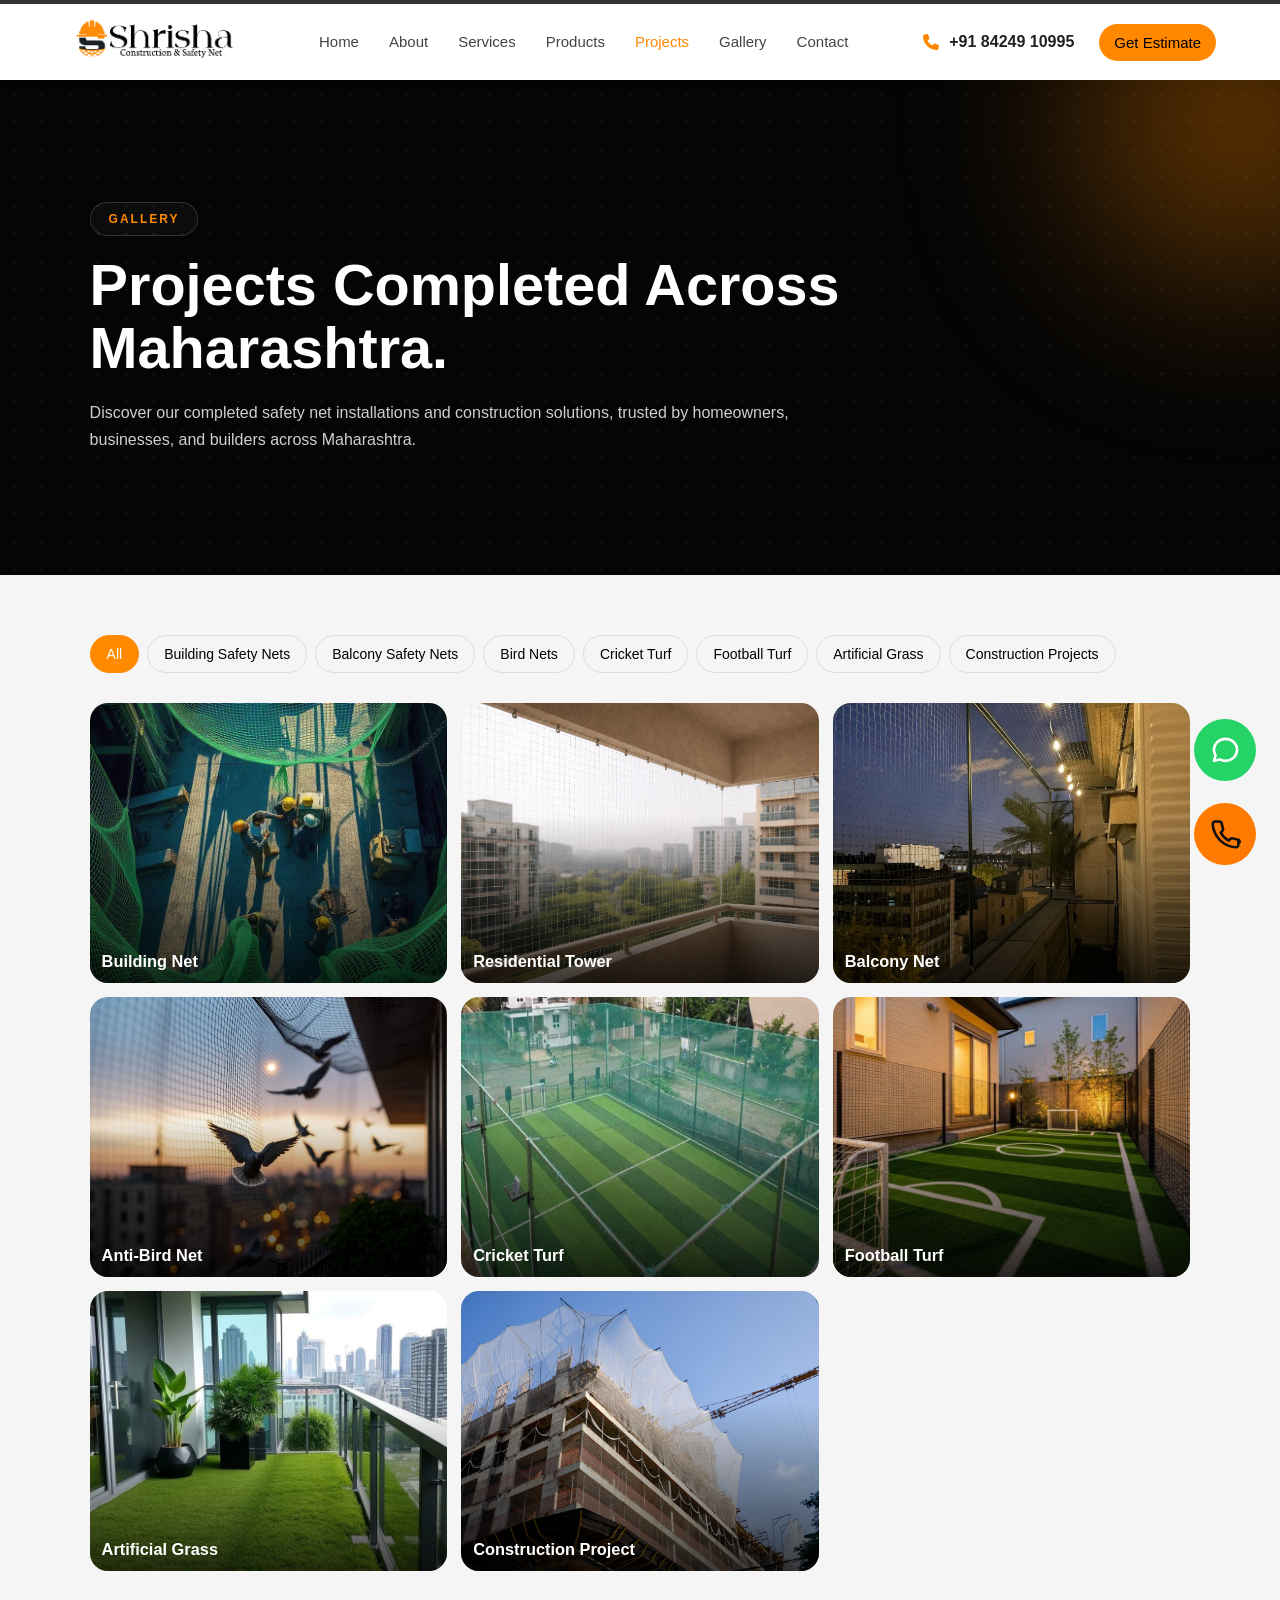
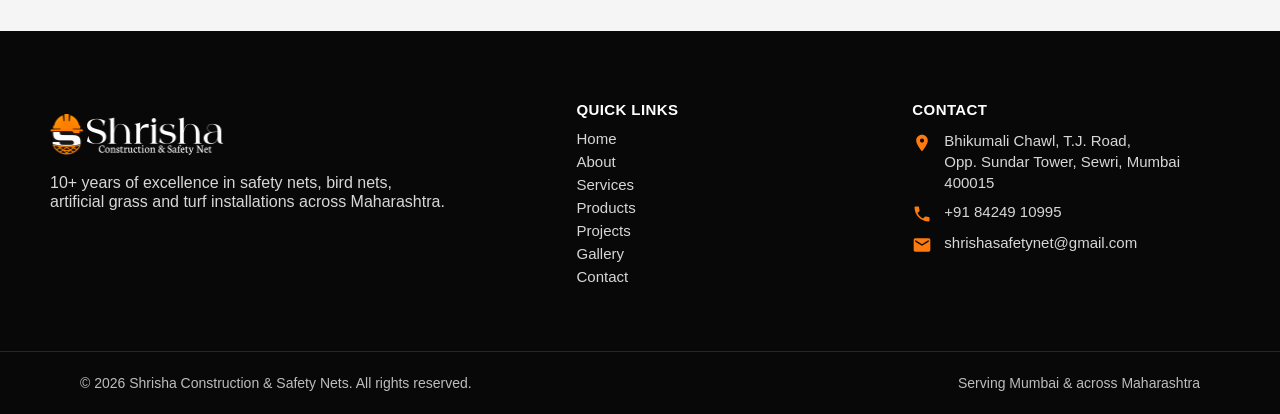
<file: project.html>
<!DOCTYPE html>
<html lang="en">
<head>
<meta charset="UTF-8">
<meta name="viewport" content="width=device-width, initial-scale=1.0">
<title>Safety Nets Website</title>

<link rel="stylesheet" href="style.css">


<link rel="stylesheet"
href="https://cdnjs.cloudflare.com/ajax/libs/font-awesome/6.5.1/css/all.min.css">

</head>

<body>

<header class="header">

    <!-- Logo -->
    <div class="logo">
        <a href="index.html" class="header-logo"><img src="logo web.png" alt="Logo"></a>
    </div>

    <!-- Navigation -->
    <nav class="navbar" id="navbar">
        <ul>
            <li><a href="index.html">Home</a></li>
            <li><a href="about.html">About</a></li>
            <li><a href="service.html">Services</a></li>
            <li><a href="product.html">Products</a></li>
            <li><a href="project.html">Projects</a></li>
            <li><a href="gallery.html">Gallery</a></li>
            <li><a href="contact.html">Contact</a></li>
        </ul>
    </nav>

    <!-- Right Side -->
    <div class="right-side">

        <div class="phone">
            <i class="fa-solid fa-phone"></i>
            <span>+91 84249 10995</span>
        </div>

        <a href="estimate.html" class="quote-btn">
            Get Estimate 
        </a>

        <div class="menu-btn" id="menu-btn">
            <i class="fa-solid fa-bars"></i>
        </div>

    </div>
</header>



<!---   project hero    -->
<!DOCTYPE html>
<html lang="en">
<head>
<meta charset="UTF-8">
<meta name="viewport" content="width=device-width, initial-scale=1.0">
<title>Projects Hero Section</title>

<link rel="stylesheet" href="1style.css">

</head>
<body>

<section class="project-hero">
  <link href="https://fonts.googleapis.com/css2?family=Outfit:wght@300;400;500;600;700;800;900&display=swap" rel="stylesheet">

    <!-- Orange Glow -->
    <div class="hero-glow"></div>

    <div class="hero-content">

        <a href="gallery.html" class="hero-tag">
            GALLERY
        </a>

        <h1>
            Projects Completed Across <br>
            Maharashtra.
        </h1>

        <p>
           Discover our completed safety net installations and construction solutions, trusted by homeowners, businesses, and builders across Maharashtra.
        </p>

    </div>

</section>






<!-- project list    -->
 <section class="gallery-section">

    <div class="gallery-filters">

        <button class="filter-btn active" data-filter="all">All</button>
        <button class="filter-btn" data-filter="building">Building Safety Nets</button>
        <button class="filter-btn" data-filter="balcony">Balcony Safety Nets</button>
        <button class="filter-btn" data-filter="bird">Bird Nets</button>
        <button class="filter-btn" data-filter="cricket">Cricket Turf</button>
        <button class="filter-btn" data-filter="football">Football Turf</button>
        <button class="filter-btn" data-filter="grass">Artificial Grass</button>
        <button class="filter-btn" data-filter="construction">Construction Projects</button>

    </div>

    <div class="gallery-grid">

        <div class="gallery-card" data-category="building">
            <img src="building net.jpg" alt="">
            <div class="card-overlay">
                <h3>Building Net</h3>
            </div>
        </div>

        <div class="gallery-card" data-category="building">
            <img src="residential net.png" alt="">
            <div class="card-overlay">
                <h3>Residential Tower</h3>
            </div>
        </div>

        <div class="gallery-card" data-category="balcony">
            <img src="balcony net.jpg" alt="">
            <div class="card-overlay">
                <h3>Balcony Net</h3>
            </div>
        </div>

        <div class="gallery-card" data-category="bird">
            <img src="bird net.jpg" alt="">
            <div class="card-overlay">
                <h3>Anti-Bird Net</h3>
            </div>
        </div>

        <div class="gallery-card" data-category="cricket">
            <img src="crcicket 2.jpeg" alt="">
            <div class="card-overlay">
                <h3>Cricket Turf</h3>
            </div>
        </div>

        <div class="gallery-card" data-category="football">
            <img src="turf net.jpg" alt="">
            <div class="card-overlay">
                <h3>Football Turf</h3>
            </div>
        </div>

        <div class="gallery-card" data-category="grass">
            <img src="grass.jpg" alt="">
            <div class="card-overlay">
                <h3>Artificial Grass</h3>
            </div>
        </div>

        <div class="gallery-card" data-category="construction">
            <img src="construction2.jpg" alt="">
            <div class="card-overlay">
                <h3>Construction Project</h3>
            </div>
        </div>

    </div>

</section>
<script>    
    document.addEventListener("DOMContentLoaded", function(){

    const buttons = document.querySelectorAll(".filter-btn");
    const cards = document.querySelectorAll(".gallery-card");

    buttons.forEach(button => {

        button.addEventListener("click", function(){

            buttons.forEach(btn =>
                btn.classList.remove("active")
            );

            this.classList.add("active");

            const filter = this.dataset.filter;

            cards.forEach(card => {

                if(
                    filter === "all" ||
                    card.dataset.category === filter
                ){
                    card.style.display = "block";
                }
                else{
                    card.style.display = "none";
                }

            });

        });

    });

});
</script>










<script src="script.js"></script>

</body>
</html>


<!-- Floating WhatsApp & Call Buttons -->
<div class="ss-floating-buttons">

  <!-- WhatsApp Button -->
  <div class="ss-float-wrap">
    <a
      href="https://wa.me/918424910995?text=Hello%20Shrisha%20Construction%20%26%20Safety%20Net%2C%0AI%20want%20to%20make%20an%20inquiry%20for%20your%20services%20or%20other%20requirements.%20Please%20share%20more%20details."
      target="_blank"
      rel="noopener"
      class="ss-floating-btn ss-whatsapp-btn"
      aria-label="WhatsApp Message"
    >
      <svg class="ss-floating-icon" viewBox="0 0 24 24">
        <path d="M21 11.5C21 16.2 17 20 12 20c-1.5 0-2.9-.3-4.1-1L3 20l1.3-4.3C3.5 14.5 3 13 3 11.5 3 6.8 7 3 12 3s9 3.8 9 8.5z"></path>
      </svg>
    </a>
  </div>

  <!-- Call Button -->
  <div class="ss-float-wrap">
    <a
      href="tel:+918424910995"
      class="ss-floating-btn ss-call-btn"
      aria-label="Call Now"
    >
      <svg class="ss-floating-icon ss-call-icon" viewBox="0 0 24 24">
        <path d="M22 16.9v3a2 2 0 0 1-2.2 2C10.4 21.2 2.8 13.6 2.1 4.2A2 2 0 0 1 4.1 2h3a2 2 0 0 1 2 1.7c.2 1.2.5 2.4.9 3.5a2 2 0 0 1-.5 2.1L8.3 10.5c1.4 2.6 3.6 4.8 6.2 6.2l1.2-1.2a2 2 0 0 1 2.1-.5c1.1.4 2.3.7 3.5.9a2 2 0 0 1 1.7 2z"></path>
      </svg>
    </a>
  </div>

</div>



<!-- Footer -->
<!-- Footer Start -->
<footer class="footer-section">
  <div class="footer-container">

    <!-- Logo + Description -->
    <div class="footer-box footer-brand">
      <a href="index.html" class="footer-logo">
        <img src="logo4.png" alt="Your Logo" width="200px">
      </a>

      <p>
        10+ years of excellence in safety nets, bird nets, artificial grass and turf
        installations across Maharashtra.
      </p>
    </div>

    <!-- Quick Links -->
    <div class="footer-box">
      <h3>Quick Links</h3>

      <ul>
        <li><a href="index.html">Home</a></li>
        <li><a href="about.html">About</a></li>
        <li><a href="services.html">Services</a></li>
        <li><a href="products.html">Products</a></li>
        <li><a href="project.html">Projects</a></li>
        <li><a href="gallery.html">Gallery</a></li>
        <li><a href="contact.html">Contact</a></li>
      </ul>
    </div>

    <!-- Contact -->
    <div class="footer-box footer-contact">
      <h3>Contact</h3>

      <div class="contact-item">
        <span class="contact-icon">
          <svg viewBox="0 0 24 24">
            <path d="M12 2C8.14 2 5 5.14 5 9C5 14.25 12 22 12 22C12 22 19 14.25 19 9C19 5.14 15.86 2 12 2ZM12 11.5C10.62 11.5 9.5 10.38 9.5 9C9.5 7.62 10.62 6.5 12 6.5C13.38 6.5 14.5 7.62 14.5 9C14.5 10.38 13.38 11.5 12 11.5Z"/>
          </svg>
        </span>

        <p>
          Bhikumali Chawl, T.J. Road,<br>
          Opp. Sundar Tower, Sewri, Mumbai<br>
          400015
        </p>
      </div>

      <div class="contact-item">
        <span class="contact-icon">
          <svg viewBox="0 0 24 24">
            <path d="M6.62 10.79C8.06 13.62 10.38 15.94 13.21 17.38L15.41 15.18C15.68 14.91 16.08 14.82 16.43 14.94C17.55 15.31 18.75 15.5 20 15.5C20.55 15.5 21 15.95 21 16.5V20C21 20.55 20.55 21 20 21C10.61 21 3 13.39 3 4C3 3.45 3.45 3 4 3H7.5C8.05 3 8.5 3.45 8.5 4C8.5 5.25 8.69 6.45 9.06 7.57C9.17 7.92 9.09 8.31 8.81 8.59L6.62 10.79Z"/>
          </svg>
        </span>

        <a href="tel:+918424910995" id="footerCallLink">
          +91 84249 10995
        </a>
      </div>

      <div class="contact-item">
        <span class="contact-icon">
          <svg viewBox="0 0 24 24">
            <path d="M20 4H4C2.9 4 2 4.9 2 6V18C2 19.1 2.9 20 4 20H20C21.1 20 22 19.1 22 18V6C22 4.9 21.1 4 20 4ZM20 8L12 13L4 8V6L12 11L20 6V8Z"/>
          </svg>
        </span>

        <a href="mailto:shrishasafetynet@gmail.com">
          shrishasafetynet@gmail.com
        </a>
      </div>
    </div>

  </div>

  <div class="footer-bottom">
    <p>© 2026 Shrisha Construction & Safety Nets. All rights reserved.</p>
    <p>Serving Mumbai & across Maharashtra</p>
  </div>
</footer>
<!-- Footer End -->
<script src="script.js"></script>









</body>


</html>
</file>
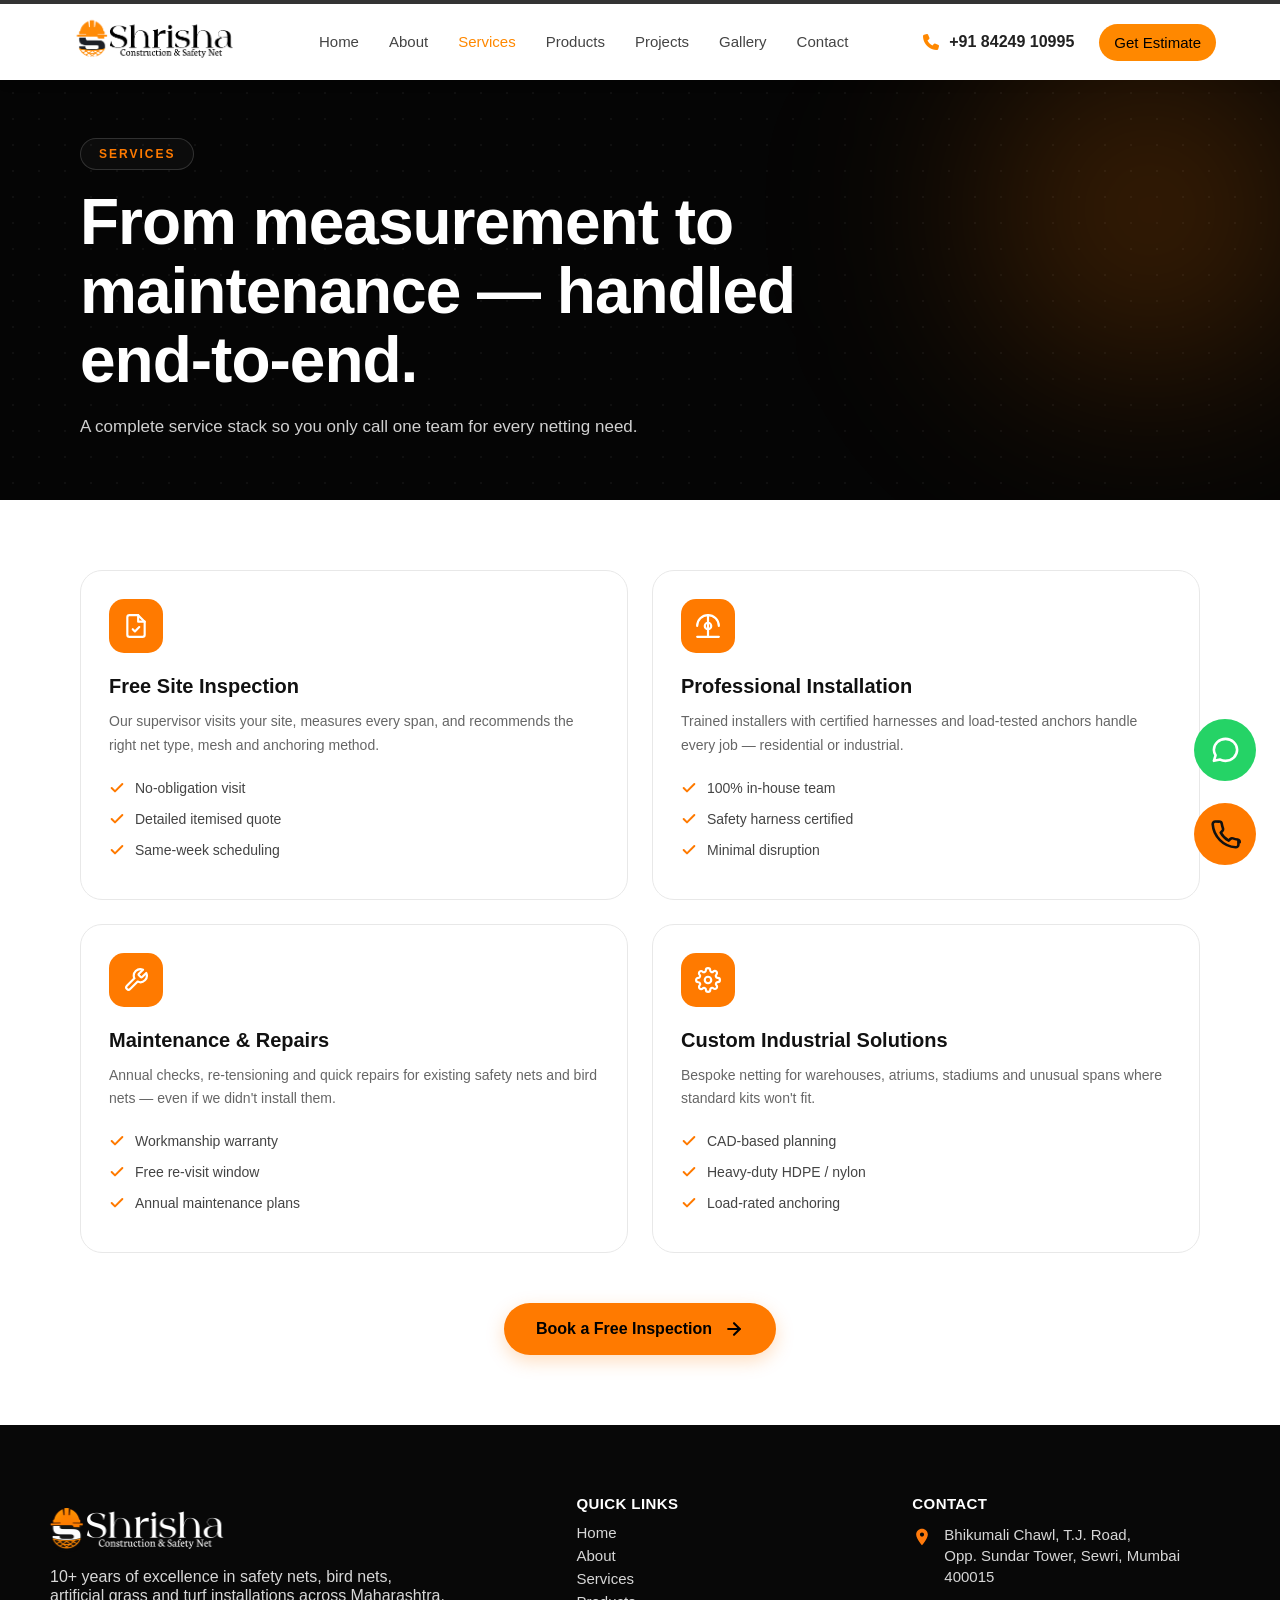
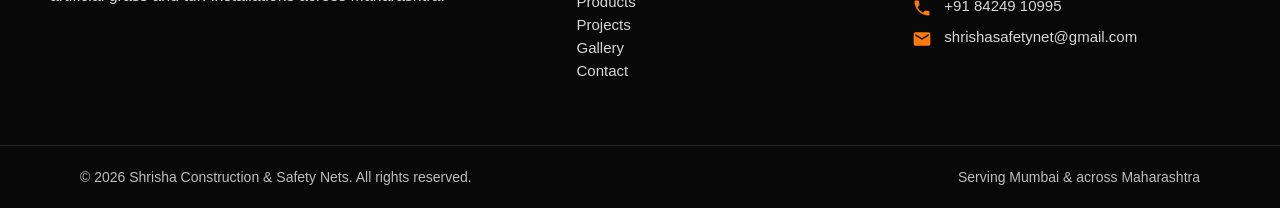
<file: service.html>
<!DOCTYPE html>
<html lang="en">
<head>
<meta charset="UTF-8">
<meta name="viewport" content="width=device-width, initial-scale=1.0">
<title>Safety Nets Website</title>

<link rel="stylesheet" href="style.css">

<link rel="stylesheet"
href="https://cdnjs.cloudflare.com/ajax/libs/font-awesome/6.5.1/css/all.min.css">
</head>

<body>

<header class="header">

    <!-- Logo -->
    <div class="logo">
        <a href="index.html" class="header-logo"><img src="logo web.png" alt="Logo"></a>
    </div>

    <!-- Navigation -->
    <nav class="navbar" id="navbar">
        <ul>
            <li><a href="index.html">Home</a></li>
            <li><a href="about.html">About</a></li>
            <li><a href="service.html">Services</a></li>
            <li><a href="product.html">Products</a></li>
            <li><a href="project.html">Projects</a></li>
            <li><a href="gallery.html">Gallery</a></li>
            <li><a href="contact.html">Contact</a></li>
        </ul>
    </nav>

    <!-- Right Side -->
    <div class="right-side">

        <div class="phone">
            <i class="fa-solid fa-phone"></i>
            <span>+91 84249 10995</span>
        </div>

        <a href="estimate.html" class="quote-btn">
            Get Estimate 
        </a>

        <div class="menu-btn" id="menu-btn">
            <i class="fa-solid fa-bars"></i>
        </div>

    </div>

    
</header>




<!-- Service Page Hero Section -->
<section class="sp-hero-section">
  <div class="sp-hero-container">
    
    <!-- Badge -->
    <div class="sp-badge">SERVICES</div>
    
    <!-- Main Heading -->
    <h1 class="sp-hero-title">
      From measurement to <br>
      maintenance — handled <br>
      end-to-end.
    </h1>
    
    <!-- Subtext -->
    <p class="sp-hero-subtitle">
      A complete service stack so you only call one team for every netting need.
    </p>
    
  </div>
  
  <!-- Orange Glow Effect (Right Side) -->
  <div class="sp-hero-glow"></div>
</section>

<style>
/* =====================================
   SHRISHA SERVICE HERO SECTION
   Conflict-Free CSS
===================================== */

.sp-hero-section,
.sp-hero-section *,
.sp-hero-section *::before,
.sp-hero-section *::after{
    box-sizing:border-box;
}

/* Hero Section */
.sp-hero-section{
    position:relative;
    width:100%;
    min-height:420px;

    display:flex;
    align-items:center;

    overflow:hidden;

    background:#050505;

    padding:50px 0;

    font-family:'Inter',sans-serif;
}

/* Dot Pattern */
.sp-hero-section::before{
    content:"";
    position:absolute;
    inset:0;

    background-image:
    radial-gradient(
        rgba(255,255,255,.10) 1px,
        transparent 1px
    );

    background-size:26px 26px;

    opacity:.45;

    z-index:1;
    pointer-events:none;
}

/* Orange Glow */
.sp-hero-glow{
    position:absolute;

    top:-120px;
    right:-120px;

    width:500px;
    height:500px;

    border-radius:50%;

    background:
    radial-gradient(
        circle,
        rgba(255,122,0,.30) 0%,
        rgba(255,122,0,.12) 40%,
        transparent 75%
    );

    filter:blur(90px);

    z-index:1;
    pointer-events:none;
}

/* Container */
.sp-hero-container{
    position:relative;
    z-index:2;

    width:100%;
    max-width:1400px;

    margin:0 auto;

    /* LEFT SIDE GAP */
    padding-left:80px;
    padding-right:30px;
}

/* Badge */
.sp-badge{
    display:inline-flex;
    align-items:center;
    justify-content:center;

    padding:8px 18px;

    border-radius:50px;

    border:1px solid rgba(255,255,255,.15);

    background:rgba(255,255,255,.03);

    color:#ff7a00;

    font-size:12px;
    font-weight:700;

    letter-spacing:2px;
    text-transform:uppercase;

    margin-bottom:18px;
}

/* Heading */
.sp-hero-title{
    color:#fff;

    font-size:64px;
    font-weight:800;

    line-height:1.08;

    letter-spacing:-1px;

    margin:0 0 18px;
}

/* Subtitle */
.sp-hero-subtitle{
    max-width:650px;

    color:#d0d0d0;

    font-size:17px;
    font-weight:400;

    line-height:1.7;

    margin:0;
}

/* ==========================
   LAPTOP
========================== */

@media (max-width:1200px){

    .sp-hero-section{
        min-height:380px;
        padding:50px 0;
    }

    .sp-hero-container{
        padding-left:60px;
        padding-right:25px;
    }

    .sp-hero-title{
        font-size:54px;
    }

    .sp-hero-subtitle{
        font-size:16px;
    }
}

/* ==========================
   TABLET
========================== */

@media (max-width:992px){

    .sp-hero-section{
        min-height:350px;
        padding:70px 0;
    }

    .sp-hero-container{
        padding-left:40px;
        padding-right:20px;
    }

    .sp-hero-title{
        font-size:44px;
        line-height:1.15;
    }

    .sp-hero-subtitle{
        font-size:15px;
        max-width:550px;
    }

    .sp-hero-glow{
        width:380px;
        height:380px;
    }
}

/* ==========================
   MOBILE
========================== */

@media (max-width:768px){

    .sp-hero-section{
        min-height:300px;
        padding:55px 0;
    }

    .sp-hero-container{
        padding-left:22px;
        padding-right:22px;
    }

    .sp-badge{
        font-size:10px;
        letter-spacing:1.5px;
        padding:7px 14px;
        margin-bottom:14px;
    }

    .sp-hero-title{
        font-size:34px;
        line-height:1.18;
        margin-bottom:14px;
    }

    .sp-hero-subtitle{
        font-size:14px;
        line-height:1.6;
    }

    .sp-hero-glow{
        width:260px;
        height:260px;

        top:-80px;
        right:-80px;
    }
}

/* ==========================
   SMALL MOBILE
========================== */

@media (max-width:480px){

    .sp-hero-section{
        min-height:270px;
        padding:45px 0;
    }

    .sp-hero-container{
        padding-left:18px;
        padding-right:18px;
    }

    .sp-hero-title{
        font-size:28px;
    }

    .sp-hero-subtitle{
        font-size:13px;
    }

    .sp-badge{
        font-size:9px;
        padding:6px 12px;
    }

    .sp-hero-glow{
        width:220px;
        height:220px;
    }
}
</style>





<!-- Service Process Section -->
<section class="sp-process-section">
  <div class="sp-process-container">
    
    <!-- Grid Layout -->
    <div class="sp-process-grid">
      
      <!-- Card 1: Free Site Inspection -->
      <div class="sp-process-card sp-animate-up">
        <div class="sp-icon-box">
          <svg viewBox="0 0 24 24" fill="none" stroke="currentColor" stroke-width="2" stroke-linecap="round" stroke-linejoin="round">
            <path d="M14 2H6a2 2 0 0 0-2 2v16a2 2 0 0 0 2 2h12a2 2 0 0 0 2-2V8z"></path>
            <polyline points="14 2 14 8 20 8"></polyline>
            <path d="M9 15l2 2 4-4"></path>
          </svg>
        </div>
        <h3 class="sp-card-title">Free Site Inspection</h3>
        <p class="sp-card-desc">Our supervisor visits your site, measures every span, and recommends the right net type, mesh and anchoring method.</p>
        <ul class="sp-check-list">
          <li>
            <svg width="16" height="16" viewBox="0 0 24 24" fill="none" stroke="#ff7a00" stroke-width="3" stroke-linecap="round" stroke-linejoin="round">
              <polyline points="20 6 9 17 4 12"></polyline>
            </svg>
            <span>No-obligation visit</span>
          </li>
          <li>
            <svg width="16" height="16" viewBox="0 0 24 24" fill="none" stroke="#ff7a00" stroke-width="3" stroke-linecap="round" stroke-linejoin="round">
              <polyline points="20 6 9 17 4 12"></polyline>
            </svg>
            <span>Detailed itemised quote</span>
          </li>
          <li>
            <svg width="16" height="16" viewBox="0 0 24 24" fill="none" stroke="#ff7a00" stroke-width="3" stroke-linecap="round" stroke-linejoin="round">
              <polyline points="20 6 9 17 4 12"></polyline>
            </svg>
            <span>Same-week scheduling</span>
          </li>
        </ul>
      </div>

      <!-- Card 2: Professional Installation -->
      <div class="sp-process-card sp-animate-up">
        <div class="sp-icon-box">
          <svg viewBox="0 0 24 24" fill="none" stroke="currentColor" stroke-width="2" stroke-linecap="round" stroke-linejoin="round">
            <path d="M2 22h20"></path>
            <path d="M12 2v20"></path>
            <path d="M12 2a10 10 0 0 1 10 10"></path>
            <path d="M12 2a10 10 0 0 0-10 10"></path>
            <path d="M12 12m-3 0a3 3 0 1 0 6 0a3 3 0 1 0 -6 0"></path>
          </svg>
        </div>
        <h3 class="sp-card-title">Professional Installation</h3>
        <p class="sp-card-desc">Trained installers with certified harnesses and load-tested anchors handle every job — residential or industrial.</p>
        <ul class="sp-check-list">
          <li>
            <svg width="16" height="16" viewBox="0 0 24 24" fill="none" stroke="#ff7a00" stroke-width="3" stroke-linecap="round" stroke-linejoin="round">
              <polyline points="20 6 9 17 4 12"></polyline>
            </svg>
            <span>100% in-house team</span>
          </li>
          <li>
            <svg width="16" height="16" viewBox="0 0 24 24" fill="none" stroke="#ff7a00" stroke-width="3" stroke-linecap="round" stroke-linejoin="round">
              <polyline points="20 6 9 17 4 12"></polyline>
            </svg>
            <span>Safety harness certified</span>
          </li>
          <li>
            <svg width="16" height="16" viewBox="0 0 24 24" fill="none" stroke="#ff7a00" stroke-width="3" stroke-linecap="round" stroke-linejoin="round">
              <polyline points="20 6 9 17 4 12"></polyline>
            </svg>
            <span>Minimal disruption</span>
          </li>
        </ul>
      </div>

      <!-- Card 3: Maintenance & Repairs -->
      <div class="sp-process-card sp-animate-up">
        <div class="sp-icon-box">
          <svg viewBox="0 0 24 24" fill="none" stroke="currentColor" stroke-width="2" stroke-linecap="round" stroke-linejoin="round">
            <path d="M14.7 6.3a1 1 0 0 0 0 1.4l1.6 1.6a1 1 0 0 0 1.4 0l3.77-3.77a6 6 0 0 1-7.94 7.94l-6.91 6.91a2.12 2.12 0 0 1-3-3l6.91-6.91a6 6 0 0 1 7.94-7.94l-3.76 3.76z"></path>
          </svg>
        </div>
        <h3 class="sp-card-title">Maintenance & Repairs</h3>
        <p class="sp-card-desc">Annual checks, re-tensioning and quick repairs for existing safety nets and bird nets — even if we didn't install them.</p>
        <ul class="sp-check-list">
          <li>
            <svg width="16" height="16" viewBox="0 0 24 24" fill="none" stroke="#ff7a00" stroke-width="3" stroke-linecap="round" stroke-linejoin="round">
              <polyline points="20 6 9 17 4 12"></polyline>
            </svg>
            <span>Workmanship warranty</span>
          </li>
          <li>
            <svg width="16" height="16" viewBox="0 0 24 24" fill="none" stroke="#ff7a00" stroke-width="3" stroke-linecap="round" stroke-linejoin="round">
              <polyline points="20 6 9 17 4 12"></polyline>
            </svg>
            <span>Free re-visit window</span>
          </li>
          <li>
            <svg width="16" height="16" viewBox="0 0 24 24" fill="none" stroke="#ff7a00" stroke-width="3" stroke-linecap="round" stroke-linejoin="round">
              <polyline points="20 6 9 17 4 12"></polyline>
            </svg>
            <span>Annual maintenance plans</span>
          </li>
        </ul>
      </div>

      <!-- Card 4: Custom Industrial Solutions -->
      <div class="sp-process-card sp-animate-up">
        <div class="sp-icon-box">
          <svg viewBox="0 0 24 24" fill="none" stroke="currentColor" stroke-width="2" stroke-linecap="round" stroke-linejoin="round">
            <circle cx="12" cy="12" r="3"></circle>
            <path d="M19.4 15a1.65 1.65 0 0 0 .33 1.82l.06.06a2 2 0 0 1 0 2.83 2 2 0 0 1-2.83 0l-.06-.06a1.65 1.65 0 0 0-1.82-.33 1.65 1.65 0 0 0-1 1.51V21a2 2 0 0 1-2 2 2 2 0 0 1-2-2v-.09A1.65 1.65 0 0 0 9 19.4a1.65 1.65 0 0 0-1.82.33l-.06.06a2 2 0 0 1-2.83 0 2 2 0 0 1 0-2.83l.06-.06a1.65 1.65 0 0 0 .33-1.82 1.65 1.65 0 0 0-1.51-1H3a2 2 0 0 1-2-2 2 2 0 0 1 2-2h.09A1.65 1.65 0 0 0 4.6 9a1.65 1.65 0 0 0-.33-1.82l-.06-.06a2 2 0 0 1 0-2.83 2 2 0 0 1 2.83 0l.06.06a1.65 1.65 0 0 0 1.82.33H9a1.65 1.65 0 0 0 1-1.51V3a2 2 0 0 1 2-2 2 2 0 0 1 2 2v.09a1.65 1.65 0 0 0 1 1.51 1.65 1.65 0 0 0 1.82-.33l.06-.06a2 2 0 0 1 2.83 0 2 2 0 0 1 0 2.83l-.06.06a1.65 1.65 0 0 0-.33 1.82V9a1.65 1.65 0 0 0 1.51 1H21a2 2 0 0 1 2 2 2 2 0 0 1-2 2h-.09a1.65 1.65 0 0 0-1.51 1z"></path>
          </svg>
        </div>
        <h3 class="sp-card-title">Custom Industrial Solutions</h3>
        <p class="sp-card-desc">Bespoke netting for warehouses, atriums, stadiums and unusual spans where standard kits won't fit.</p>
        <ul class="sp-check-list">
          <li>
            <svg width="16" height="16" viewBox="0 0 24 24" fill="none" stroke="#ff7a00" stroke-width="3" stroke-linecap="round" stroke-linejoin="round">
              <polyline points="20 6 9 17 4 12"></polyline>
            </svg>
            <span>CAD-based planning</span>
          </li>
          <li>
            <svg width="16" height="16" viewBox="0 0 24 24" fill="none" stroke="#ff7a00" stroke-width="3" stroke-linecap="round" stroke-linejoin="round">
              <polyline points="20 6 9 17 4 12"></polyline>
            </svg>
            <span>Heavy-duty HDPE / nylon</span>
          </li>
          <li>
            <svg width="16" height="16" viewBox="0 0 24 24" fill="none" stroke="#ff7a00" stroke-width="3" stroke-linecap="round" stroke-linejoin="round">
              <polyline points="20 6 9 17 4 12"></polyline>
            </svg>
            <span>Load-rated anchoring</span>
          </li>
        </ul>
      </div>

    </div>

    <!-- Bottom Button -->
    <div class="sp-process-cta">
      <a href="estimate.html" class="sp-cta-btn">
        Book a Free Inspection
        <svg width="20" height="20" viewBox="0 0 24 24" fill="none" stroke="currentColor" stroke-width="2.5" stroke-linecap="round" stroke-linejoin="round">
          <line x1="5" y1="12" x2="19" y2="12"></line>
          <polyline points="12 5 19 12 12 19"></polyline>
        </svg>
      </a>
    </div>

  </div>
</section>

<style>
/* ===================================
   SHRISHA PROCESS SECTION
   Fully Responsive & Conflict Free
=================================== */

.sp-process-section,
.sp-process-section *,
.sp-process-section *::before,
.sp-process-section *::after{
    box-sizing:border-box;
}

/* Section */
.sp-process-section{
    background:#ffffff;
    padding:70px 0;
    font-family:'Inter',sans-serif;
}

/* Container */
.sp-process-container{
    width:100%;
    max-width:1400px;
    margin:auto;

    /* LEFT & RIGHT GAP */
    padding-left:80px;
    padding-right:80px;
}

/* Grid */
.sp-process-grid{
    display:grid;
    grid-template-columns:repeat(2,1fr);
    gap:24px;
    margin-bottom:50px;
}

/* Card */
.sp-process-card{
    background:#fff;

    border:1px solid #e8e8e8;
    border-radius:22px;

    padding:28px;

    min-height:250px;

    position:relative;
    overflow:hidden;

    opacity:0;
    transform:translateY(30px);

    transition:
    transform .35s ease,
    border-color .35s ease,
    box-shadow .35s ease;
}

/* Hover */
.sp-process-card:hover{
    border-color:#ff7a00;

    transform:translateY(-6px);

    box-shadow:
    0 15px 35px rgba(0,0,0,.08);
}

/* Icon */
.sp-icon-box{
    width:54px;
    height:54px;

    border-radius:15px;

    background:#ff7a00;
    color:#fff;

    display:flex;
    align-items:center;
    justify-content:center;

    margin-bottom:20px;

    transition:.35s ease;
}

.sp-process-card:hover .sp-icon-box{
    transform:scale(1.08) rotate(-4deg);
}

.sp-icon-box svg{
    width:26px;
    height:26px;
}

/* Title */
.sp-card-title{
    font-size:20px;
    font-weight:700;

    color:#111;

    line-height:1.35;

    margin:0 0 10px;
}

/* Description */
.sp-card-desc{
    font-size:14px;
    line-height:1.7;

    color:#666;

    margin:0 0 20px;
}

/* List */
.sp-check-list{
    list-style:none;
    padding:0;
    margin:0;
}

.sp-check-list li{
    display:flex;
    align-items:flex-start;

    gap:10px;

    font-size:14px;
    line-height:1.5;

    color:#444;

    margin-bottom:10px;
}

.sp-check-list li svg{
    flex-shrink:0;
    margin-top:2px;
}

/* CTA */
.sp-process-cta{
    text-align:center;
}

.sp-cta-btn{
    display:inline-flex;
    align-items:center;
    justify-content:center;

    gap:12px;

    text-decoration:none;

    background:#ff7a00;
    color:#000;

    padding:16px 32px;

    border-radius:50px;

    font-size:16px;
    font-weight:700;

    transition:.35s ease;

    box-shadow:
    0 6px 18px rgba(255,122,0,.25);
}

.sp-cta-btn:hover{
    background:#ff9500;

    transform:translateY(-3px);

    box-shadow:
    0 12px 28px rgba(255,122,0,.35);
}

.sp-cta-btn svg{
    transition:.3s ease;
}

.sp-cta-btn:hover svg{
    transform:translateX(5px);
}

/* Animation */
.sp-animate-visible{
    animation:spFadeUp .7s ease forwards;
}

@keyframes spFadeUp{
    from{
        opacity:0;
        transform:translateY(30px);
    }
    to{
        opacity:1;
        transform:translateY(0);
    }
}

/* ======================
   Laptop
====================== */

@media (max-width:1200px){

    .sp-process-container{
        padding-left:60px;
        padding-right:60px;
    }

    .sp-process-grid{
        gap:22px;
    }

    .sp-process-card{
        padding:26px;
    }
}

/* ======================
   Tablet
====================== */

@media (max-width:900px){

    .sp-process-section{
        padding:60px 0;
    }

    .sp-process-container{
        padding-left:40px;
        padding-right:40px;
    }

    .sp-process-grid{
        grid-template-columns:1fr;
        gap:20px;
    }

    .sp-process-card{
        min-height:auto;
    }
}

/* ======================
   Mobile
====================== */

@media (max-width:600px){

    .sp-process-section{
        padding:45px 0;
    }

    .sp-process-container{
        padding-left:18px;
        padding-right:18px;
    }

    .sp-process-card{
        padding:22px;
        border-radius:18px;
    }

    .sp-icon-box{
        width:48px;
        height:48px;
    }

    .sp-icon-box svg{
        width:22px;
        height:22px;
    }

    .sp-card-title{
        font-size:18px;
    }

    .sp-card-desc{
        font-size:13px;
    }

    .sp-check-list li{
        font-size:13px;
    }

    .sp-cta-btn{
        width:70%;
        padding:15px 20px;
        font-size:15px;
    }
}
</style>

<script>
document.addEventListener("DOMContentLoaded", function() {
  // Intersection Observer for Scroll Animation
  const observerOptions = {
    threshold: 0.1,
    rootMargin: "0px 0px -50px 0px"
  };

  const observer = new IntersectionObserver(function(entries) {
    entries.forEach((entry, index) => {
      if (entry.isIntersecting) {
        // Staggered animation delay
        setTimeout(() => {
          entry.target.classList.add("sp-animate-visible");
        }, index * 150); // 150ms delay between cards
        
        observer.unobserve(entry.target);
      }
    });
  }, observerOptions);

  // Observe all cards
  const cards = document.querySelectorAll(".sp-animate-up");
  cards.forEach(card => observer.observe(card));
});
</script>



































<!-- Floating WhatsApp & Call Buttons -->
<div class="ss-floating-buttons">

  <!-- WhatsApp Button -->
  <div class="ss-float-wrap">
    <a
      href="https://wa.me/918424910995?text=Hello%20Shrisha%20Construction%20%26%20Safety%20Net%2C%0AI%20want%20to%20make%20an%20inquiry%20for%20your%20services%20or%20other%20requirements.%20Please%20share%20more%20details."
      target="_blank"
      rel="noopener"
      class="ss-floating-btn ss-whatsapp-btn"
      aria-label="WhatsApp Message"
    >
      <svg class="ss-floating-icon" viewBox="0 0 24 24">
        <path d="M21 11.5C21 16.2 17 20 12 20c-1.5 0-2.9-.3-4.1-1L3 20l1.3-4.3C3.5 14.5 3 13 3 11.5 3 6.8 7 3 12 3s9 3.8 9 8.5z"></path>
      </svg>
    </a>
  </div>

  <!-- Call Button -->
  <div class="ss-float-wrap">
    <a
      href="tel:+918424910995"
      class="ss-floating-btn ss-call-btn"
      aria-label="Call Now"
    >
      <svg class="ss-floating-icon ss-call-icon" viewBox="0 0 24 24">
        <path d="M22 16.9v3a2 2 0 0 1-2.2 2C10.4 21.2 2.8 13.6 2.1 4.2A2 2 0 0 1 4.1 2h3a2 2 0 0 1 2 1.7c.2 1.2.5 2.4.9 3.5a2 2 0 0 1-.5 2.1L8.3 10.5c1.4 2.6 3.6 4.8 6.2 6.2l1.2-1.2a2 2 0 0 1 2.1-.5c1.1.4 2.3.7 3.5.9a2 2 0 0 1 1.7 2z"></path>
      </svg>
    </a>
  </div>

</div>


<!-- Footer -->
<!-- Footer Start -->
<footer class="footer-section">
  <div class="footer-container">

    <!-- Logo + Description -->
    <div class="footer-box footer-brand">
      <a href="index.html" class="footer-logo">
        <img src="logo4.png" alt="Your Logo" width="200px">
      </a>

      <p>
        10+ years of excellence in safety nets, bird nets, artificial grass and turf
        installations across Maharashtra.
      </p>
    </div>

    <!-- Quick Links -->
    <div class="footer-box">
      <h3>Quick Links</h3>

      <ul>
        <li><a href="index.html">Home</a></li>
        <li><a href="about.html">About</a></li>
        <li><a href="service.html">Services</a></li>
        <li><a href="product.html">Products</a></li>
        <li><a href="project.html">Projects</a></li>
        <li><a href="gallery.html">Gallery</a></li>
        <li><a href="contact.html">Contact</a></li>
      </ul>
    </div>

    <!-- Contact -->
    <div class="footer-box footer-contact">
      <h3>Contact</h3>

      <div class="contact-item">
        <span class="contact-icon">
          <svg viewBox="0 0 24 24">
            <path d="M12 2C8.14 2 5 5.14 5 9C5 14.25 12 22 12 22C12 22 19 14.25 19 9C19 5.14 15.86 2 12 2ZM12 11.5C10.62 11.5 9.5 10.38 9.5 9C9.5 7.62 10.62 6.5 12 6.5C13.38 6.5 14.5 7.62 14.5 9C14.5 10.38 13.38 11.5 12 11.5Z"/>
          </svg>
        </span>

        <p>
          Bhikumali Chawl, T.J. Road,<br>
          Opp. Sundar Tower, Sewri, Mumbai<br>
          400015
        </p>
      </div>

      <div class="contact-item">
        <span class="contact-icon">
          <svg viewBox="0 0 24 24">
            <path d="M6.62 10.79C8.06 13.62 10.38 15.94 13.21 17.38L15.41 15.18C15.68 14.91 16.08 14.82 16.43 14.94C17.55 15.31 18.75 15.5 20 15.5C20.55 15.5 21 15.95 21 16.5V20C21 20.55 20.55 21 20 21C10.61 21 3 13.39 3 4C3 3.45 3.45 3 4 3H7.5C8.05 3 8.5 3.45 8.5 4C8.5 5.25 8.69 6.45 9.06 7.57C9.17 7.92 9.09 8.31 8.81 8.59L6.62 10.79Z"/>
          </svg>
        </span>

        <a href="tel:+918424910995" id="footerCallLink">
          +91 84249 10995
        </a>
      </div>

      <div class="contact-item">
        <span class="contact-icon">
          <svg viewBox="0 0 24 24">
            <path d="M20 4H4C2.9 4 2 4.9 2 6V18C2 19.1 2.9 20 4 20H20C21.1 20 22 19.1 22 18V6C22 4.9 21.1 4 20 4ZM20 8L12 13L4 8V6L12 11L20 6V8Z"/>
          </svg>
        </span>

        <a href="mailto:shrishasafetynet@gmail.com">
          shrishasafetynet@gmail.com
        </a>
      </div>
    </div>

  </div>

  <div class="footer-bottom">
    <p>© 2026 Shrisha Construction & Safety Nets. All rights reserved.</p>
    <p>Serving Mumbai & across Maharashtra</p>
  </div>
</footer>
<!-- Footer End -->

<script src="script.js"></script>

</body>
</html>
</file>
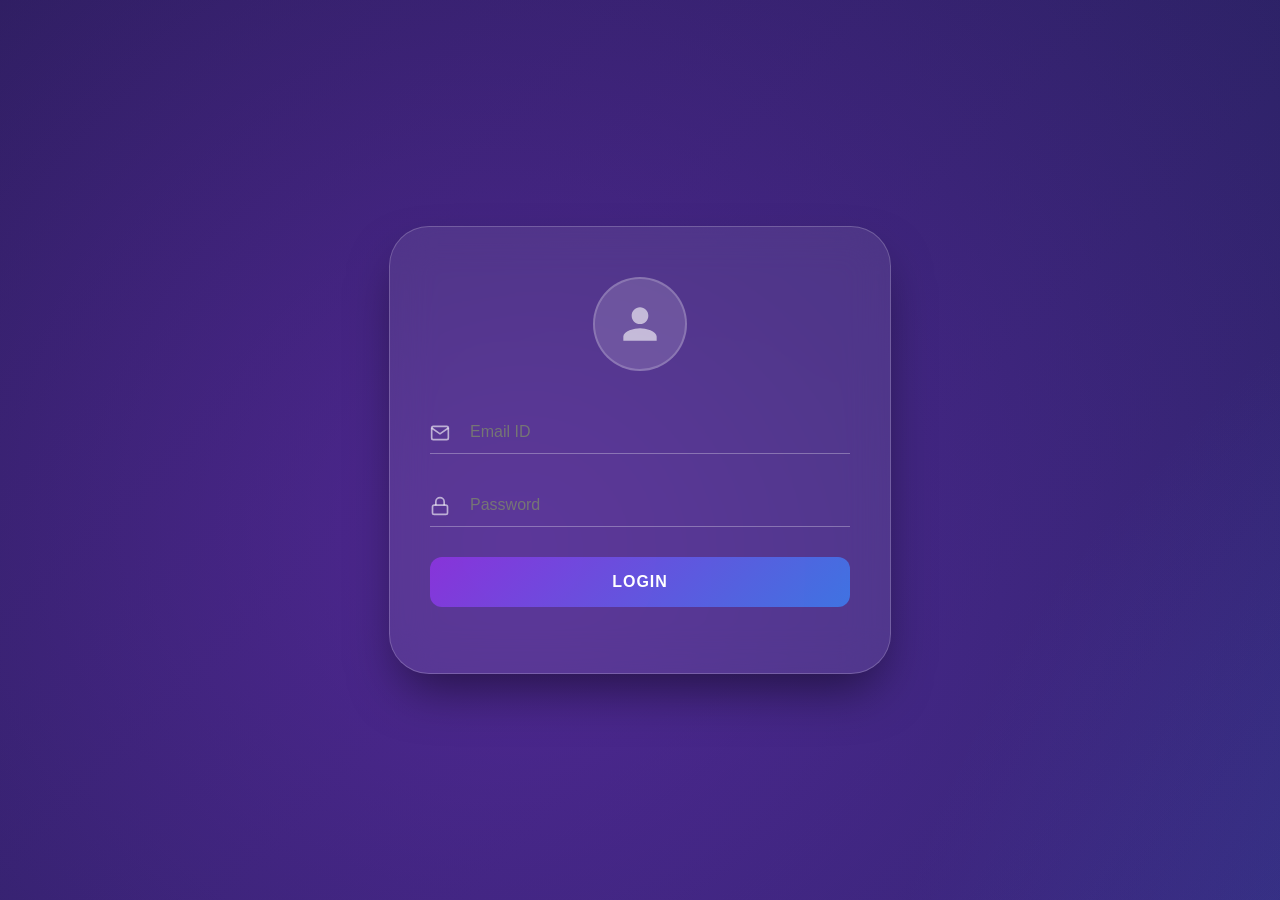
<file: web base AP/adminLOGIN.html>
```html
<!DOCTYPE html>
<html lang="en">
<head>
    <meta charset="UTF-8">
    <meta name="viewport" content="width=device-width, initial-scale=1.0">
    <title>Admin Login | Shrisha</title>
</head>
<body style="margin:0; padding:0;">

<!-- SHRISHA ADMIN LOGIN - ISOLATED -->
<div class="ss-auth-wrapper" id="shrishaAuth">
    <style>
        .ss-auth-wrapper {
            --ss-auth-bg: #0f0c29;
            --ss-auth-glass: rgba(255, 255, 255, 0.08);
            --ss-auth-border: rgba(255, 255, 255, 0.2);
            --ss-auth-text: #ffffff;
            --ss-auth-error: #ff6b6b;
            --ss-auth-accent: #e0c3fc;
            
            position: fixed;
            inset: 0;
            width: 100%;
            height: 100vh;
            display: flex;
            align-items: center;
            justify-content: center;
            font-family: -apple-system, BlinkMacSystemFont, 'Segoe UI', Roboto, sans-serif;
            background: 
                radial-gradient(circle at 20% 30%, rgba(147, 51, 234, 0.4) 0%, transparent 50%),
                radial-gradient(circle at 80% 70%, rgba(59, 130, 246, 0.4) 0%, transparent 50%),
                linear-gradient(135deg, #1e1b4b 0%, #312e81 100%);
            background-size: 200% 200%;
            animation: ss-auth-bg 15s ease infinite;
            z-index: 9999;
        }

        @keyframes ss-auth-bg {
            0% { background-position: 0% 50%; }
            50% { background-position: 100% 50%; }
            100% { background-position: 0% 50%; }
        }

        .ss-auth-card {
            width: 90%;
            max-width: 420px;
            padding: 50px 40px;
            background: var(--ss-auth-glass);
            backdrop-filter: blur(20px);
            border: 1px solid var(--ss-auth-border);
            border-radius: 40px;
            box-shadow: 0 25px 50px -12px rgba(0, 0, 0, 0.5);
        }

        .ss-auth-avatar {
            width: 90px;
            height: 90px;
            margin: 0 auto 40px;
            background: rgba(255, 255, 255, 0.15);
            border-radius: 50%;
            display: flex;
            align-items: center;
            justify-content: center;
            border: 2px solid rgba(255, 255, 255, 0.2);
        }

        .ss-auth-avatar svg {
            width: 50px;
            height: 50px;
            fill: rgba(255, 255, 255, 0.6);
        }

        .ss-auth-error {
            background: rgba(255, 107, 107, 0.15);
            border: 1px solid rgba(255, 107, 107, 0.3);
            color: var(--ss-auth-error);
            padding: 12px;
            border-radius: 10px;
            font-size: 14px;
            text-align: center;
            display: none;
            margin-bottom: 20px;
            animation: ss-auth-shake 0.5s;
        }

        @keyframes ss-auth-shake {
            0%, 100% { transform: translateX(0); }
            25% { transform: translateX(-10px); }
            75% { transform: translateX(10px); }
        }

        .ss-auth-input-wrap {
            position: relative;
            margin-bottom: 30px;
        }

        .ss-auth-icon {
            position: absolute;
            left: 0;
            top: 50%;
            transform: translateY(-50%);
            color: rgba(255,255,255,0.6);
        }

        .ss-auth-icon svg {
            width: 20px;
            height: 20px;
            stroke: currentColor;
            fill: none;
            stroke-width: 2;
        }

        .ss-auth-input {
            width: 100%;
            padding: 12px 12px 12px 40px;
            background: transparent;
            border: none;
            border-bottom: 1px solid rgba(255,255,255,0.3);
            color: var(--ss-auth-text);
            font-size: 16px;
            outline: none;
            box-sizing: border-box;
        }

        .ss-auth-input:focus {
            border-bottom-color: var(--ss-auth-accent);
        }

        .ss-auth-btn {
            width: 100%;
            padding: 16px;
            background: linear-gradient(135deg, rgba(147, 51, 234, 0.8), rgba(59, 130, 246, 0.8));
            border: none;
            border-radius: 12px;
            color: white;
            font-size: 16px;
            font-weight: 600;
            letter-spacing: 1px;
            cursor: pointer;
            transition: all 0.3s;
            text-transform: uppercase;
        }

        .ss-auth-btn:hover {
            transform: translateY(-2px);
            box-shadow: 0 10px 30px rgba(147, 51, 234, 0.4);
        }

        @media (max-width: 480px) {
            .ss-auth-card { padding: 40px 30px; border-radius: 30px; }
        }
    </style>

    <div class="ss-auth-card">
        <div class="ss-auth-avatar">
            <svg viewBox="0 0 24 24"><path d="M12 12c2.21 0 4-1.79 4-4s-1.79-4-4-4-4 1.79-4 4 1.79 4 4 4zm0 2c-2.67 0-8 1.34-8 4v2h16v-2c0-2.66-5.33-4-8-4z"/></svg>
        </div>

        <div class="ss-auth-error" id="ssAuthError">Invalid email or password!</div>

        <form onsubmit="ssAuthLogin(event)">
            <div class="ss-auth-input-wrap">
                <div class="ss-auth-icon">
                    <svg viewBox="0 0 24 24"><path d="M4 4h16c1.1 0 2 .9 2 2v12c0 1.1-.9 2-2 2H4c-1.1 0-2-.9-2-2V6c0-1.1.9-2 2-2z"/><polyline points="22,6 12,13 2,6"/></svg>
                </div>
                <input type="email" class="ss-auth-input" id="ssAuthEmail" placeholder="Email ID" required>
            </div>

            <div class="ss-auth-input-wrap">
                <div class="ss-auth-icon">
                    <svg viewBox="0 0 24 24"><rect x="3" y="11" width="18" height="11" rx="2"/><path d="M7 11V7a5 5 0 0 1 10 0v4"/></svg>
                </div>
                <input type="password" class="ss-auth-input" id="ssAuthPass" placeholder="Password" required>
            </div>

            <button type="submit" class="ss-auth-btn" id="ssAuthBtn">Login</button>
        </form>
    </div>

    <script>
        (function() {
            // Check if already logged in
            if(sessionStorage.getItem('ss_auth_token') === 'logged_in') {
                window.location.href = 'admin.html';
                return;
            }

            window.ssAuthLogin = function(e) {
                e.preventDefault();
                const email = document.getElementById('ssAuthEmail').value;
                const pass = document.getElementById('ssAuthPass').value;
                const errorDiv = document.getElementById('ssAuthError');
                const btn = document.getElementById('ssAuthBtn');

                // Demo credentials
                const VALID_EMAIL = "admin@shrisha.com";
                const VALID_PASS = "admin123";

                if(email === VALID_EMAIL && pass === VALID_PASS) {
                    // Success - Store session and redirect
                    sessionStorage.setItem('ss_auth_token', 'logged_in');
                    sessionStorage.setItem('ss_auth_user', email);
                    btn.textContent = "Redirecting...";
                    setTimeout(() => {
                        window.location.href = 'admin.html';
                    }, 500);
                } else {
                    // Error
                    errorDiv.style.display = 'block';
                    document.getElementById('ssAuthPass').value = '';
                    setTimeout(() => {
                        errorDiv.style.display = 'none';
                    }, 3000);
                }
            };
        })();
    </script>
</div>

</body>
</html>
</file>
<file: style.css>
@import url('https://fonts.googleapis.com/css2?family=Lora:ital,wght@0,400..700;1,400..700&family=Poppins:ital,wght@0,100;0,200;0,300;0,400;0,500;0,600;0,700;0,800;0,900;1,100;1,200;1,300;1,400;1,500;1,600;1,700;1,800;1,900&family=Roboto+Serif:ital,opsz,wght@0,8..144,100..900;1,8..144,100..900&display=swap" rel="stylesheet');
/* pre loader*/



*{
    margin:0;
    padding:0;
    box-sizing:border-box;
    font-family:'Segoe UI',sans-serif;
}

body{
    background:#fff;
}

.header{
    width:100%;
    height:80px;
    background:#fff;
    display:flex;
    align-items:center;
    justify-content:space-between;
    padding:0 5%;
    margin: 0;
    border-top:4px solid #333;
    box-shadow:0 2px 15px rgba(0,0,0,.05);
    position:sticky;
    top:0;
    z-index:1000;
}

/* Logo */

.logo img{
    height:60px;
}

/* Navigation */
.navbar{
    margin-top:0;
    padding-top:0;
}
.navbar ul{
    display:flex;
    list-style:none;
    gap:30px;
}

.navbar ul li a{
    text-decoration:none;
    color:#444;
    font-size:15px;
    font-weight:500;
    transition:.2s;
}

.navbar ul li a:hover,
.navbar ul li a.active{
    color:#ff8800;
}

/* Right Side */

.right-side{
    display:flex;
    align-items:center;
    gap:25px;
}

.phone{
    display:flex;
    align-items:center;
    gap:10px;
    font-size:16px;
    font-weight:600;
    color:#222;
}

.phone i{
    color:#ff8800;
}

/* Button */

.quote-btn{
    text-decoration:none;
    background:#ff8800;
    color:black;
    padding:10px 15px;
    border-radius:50px;
    font-size:15px;
    font-weight:500;
    transition:.2s;
}

.quote-btn:hover{
    background:#e77800;
}

/* Mobile Menu Button */

.menu-btn{
    display:none;
    font-size:20px;
    cursor:pointer;
}


/* Responsive */

@media(max-width:992px){

    .header{
        height:80px;
        padding:0 20px;
    }

    .logo img{
        height:50px;
    }

    .menu-btn{
        display:block;
        z-index:1001;
    }

    .navbar{
        position:absolute;
        top:70px;
        left:0;
        width:100%;
        background:#fff;

        max-height:0;
        overflow:hidden;

        transition:max-height 0.3s ease-in-out;
        box-shadow:0 5px 15px rgba(0,0,0,.1);
    }

    .navbar.active{
        max-height:500px;
    }

    .navbar ul{
        flex-direction:column;
        align-items:center;
        text-align:center;
        padding:20px 0;
        gap:20px;
    }

    .navbar ul li{
        opacity:0;
        transform:translateY(-20px);
        transition:all .4s ease;
    }

    .navbar.active ul li{
        opacity:1;
        transform:translateY(0);
    }

    .phone,
    .quote-btn{
        display:none;
    }
}


/* =========================
   HERO SECTION
========================= */

.hero {
    position: relative;
    width: 100%;
    min-height: 100vh;

    background: url("net.jpg") center center/cover no-repeat;

    display: flex;
    align-items: center;

    padding: 0 8%;
    overflow: hidden;
}

.overlay {
    position: absolute;
    inset: 0;

    background: linear-gradient(
        to right,
        rgba(0, 0, 0, 0.88),
        rgba(0, 0, 0, 0.65),
        rgba(255, 136, 0, 0.22)
    );
}

.hero-content {
    position: relative;
    z-index: 2;
    max-width: 700px;
    color: #fff;

    animation: slideUp 1s ease forwards;
}

.hero-tag {
    display: inline-block;

    padding: 10px 20px;

    border: 1.5px solid rgba(255, 255, 255, 0.25);
    border-radius: 100px;

    color: #ff8800;
    font-weight: 600;
    font-size: 14px;

    margin-bottom: 20px;
}

.hero-content h1 {
    font-size: clamp(40px, 6vw, 65px);
    line-height: 1.1;
    font-weight: 800;

    margin-bottom: 20px;
}

.hero-content h1 span {
    color: #ff5f03;
}

.hero-content p {
    font-size: clamp(10px, 2vw, 15px);
    line-height: 1.2;
    color: #dddddd;

    margin-bottom: 30px;

    max-width: 850px;
}

.hero-buttons {
    display: flex;
    gap: 18px;
    flex-wrap: wrap;
}

.btn-primary,
.btn-secondary {
    text-decoration: none;
    border-radius: 50px;

    padding: 16px 34px;

    font-size: 17px;
    font-weight: 600;

    transition: 0.3s ease;
}

.btn-primary {
    background: #ff5f03;
    color: #000;
}

.btn-primary:hover {
    background: #ff7b00;
    transform: translateY(-2px);
}

.btn-secondary {
    color: #fff;

    border: 1px solid rgba(255, 255, 255, 0.3);

    backdrop-filter: blur(15px);
}

.btn-secondary:hover {
    background: #fff4df;
    color: #000;
}

.hero-features {
    display: flex;
    flex-wrap: wrap;
    gap: 25px;

    margin-top: 40px;
}

.feature {
    color: #fff;
    font-size: 15px;
    font-weight: 500;
}

/* =========================
   ANIMATION
========================= */

@keyframes slideUp {
    from {
        opacity: 0;
        transform: translateY(60px);
    }

    to {
        opacity: 1;
        transform: translateY(0);
    }
}

/* =========================
   TABLET
========================= */

@media (max-width: 992px) {

    .hero {
        padding: 0 6%;
    }

    .hero-content h1 {
        font-size: 52px;
    }

    .hero-content p {
        font-size: 18px;
    }
}

/* =========================
   MOBILE
========================= */

@media (max-width: 768px) {

    .hero {
        min-height: 60vh;
        padding: 100px 24px 60px;
        align-items: center;
    }

    .hero-content {
        width: 100%;
    }

    .hero-tag {
        font-size: 12px;
        padding: 8px 15px;
        margin-bottom: 15px;
    }

    .hero-content h1 {
        font-size: 36px;
        line-height: 1.15;
        margin-bottom: 15px;
    }

    .hero-content p {
        font-size: 15px;
        line-height: 1.7;
        margin-bottom: 25px;
    }

    .hero-buttons {
        flex-direction: column;
        gap: 12px;
    }

    .btn-primary{
      width: 50%;
      text-align: center;
      padding: 14px 20px;
      font-size: 15px;
    }
    .btn-secondary {
        width: 40%;
        text-align: center;
        padding: 14px 20px;
        font-size: 15px;
    }

    .hero-features {
        gap: 12px;
        margin-top: 25px;
    }

    .feature {
        width: 100%;
        font-size: 13px;
    }
}

/* =========================
   SMALL MOBILE
========================= */

@media (max-width: 480px) {

    .hero-content h1 {
        font-size: 30px;
    }

    .hero-content p {
        font-size: 14px;
    }

    .hero-tag {
        font-size: 11px;
    }

    .btn-primary,
    .btn-secondary {
        font-size: 14px;
        padding: 13px 18px;
    }
}

/* =========================
   LARGE DESKTOP
========================= */

@media (min-width: 1400px) {

    .hero-content {
        max-width: 1000px;
    }

    .hero-content h1 {
        font-size: 72px;
    }

    .hero-content p {
        font-size: 24px;
    }
}



/* =========================
   COUNTER SECTION
========================= */

.counter-section {
    width: 100%;
    padding: 50px 5%;
    background: #111;

    display: grid;
    grid-template-columns: repeat(4, 1fr);
    gap: 20px;

    text-align: center;
}

.counter-box {
    background: #1a1a1a;
    padding: 28px 15px;
    border-radius: 15px;

    transition: all 0.3s ease;
}

.counter-box:hover {
    transform: translateY(-6px);
}

.counter {
    font-size: 42px;
    font-weight: 700;
    color: #ff8800;
    line-height: 1;
}

.counter-box p {
    color: #fff;
    font-size: 16px;
    margin-top: 10px;
}

/* =========================
   TABLET
========================= */

@media (max-width: 992px) {

    .counter-section {
        grid-template-columns: repeat(2, 1fr);
        gap: 18px;
        padding: 45px 5%;
    }

    .counter-box {
        padding: 25px 15px;
    }

    .counter {
        font-size: 38px;
    }

    .counter-box p {
        font-size: 15px;
    }
}

/* =========================
   MOBILE
========================= */

@media (max-width: 576px) {

    .counter-section {
        grid-template-columns: repeat(2, 1fr);
        gap: 12px;
        padding: 35px 20px;
    }

    .counter-box {
        padding: 20px 10px;
        border-radius: 12px;
    }

    .counter {
        font-size: 28px;
    }

    .counter-box p {
        font-size: 12px;
        margin-top: 6px;
        line-height: 1.4;
    }
}






/* =========================
   SERVICES SECTION
========================= */

.services{
    padding:80px 5%;
    background:#f7f7f7;
}

.container{
    max-width:1400px;
    margin:0 auto;
}

.section-tag{
    display:block;
    color:#f57c00;
    font-size:14px;
    font-weight:600;
    letter-spacing:1px;
    margin-bottom:10px;
}

.services h2{
    font-size:42px;
    font-weight:800;
    color:#0f172a;
    line-height:1.2;
    margin-bottom:12px;
}

.section-desc{
    max-width:750px;
    font-size:16px;
    color:#555;
    line-height:1.7;
}

/* =========================
   GRID
========================= */

.services-grid{
    display:grid;
    grid-template-columns:repeat(4,1fr);
    gap:20px;
    margin-top:40px;
}

/* =========================
   CARD
========================= */

.service-card{
    background:#fff;
    border:1px solid #e7e7e7;
    border-radius:24px;
    padding:24px;

    transition:.35s ease;

    box-shadow:
    0 10px 25px rgba(0,0,0,.04),
    0 20px 50px rgba(255,165,0,.08);
}

.service-card:hover{
    transform:translateY(-6px);

    box-shadow:
    0 15px 30px rgba(0,0,0,.08),
    0 25px 60px rgba(255,165,0,.15);
}

/* =========================
   ICON
========================= */

.icon-box{
    width:50px;
    height:50px;

    border-radius:14px;

    background:#fff5ea;

    display:flex;
    align-items:center;
    justify-content:center;

    margin-bottom:15px;
}

.icon-box i{
    color:#f57c00;
    font-size:20px;
}

.service-card h3{
    font-size:18px;
    color:#111827;
    margin-bottom:10px;
}

.service-card p{
    font-size:14px;
    line-height:1.6;
    color:#5b6472;
}

/* =========================
   LAPTOP
========================= */

@media (max-width:1200px){

    .services-grid{
        grid-template-columns:repeat(3,1fr);
    }

    .services h2{
        font-size:36px;
    }
}

/* =========================
   TABLET
========================= */

@media (max-width:992px){

    .services{
        padding:70px 5%;
    }

    .services-grid{
        grid-template-columns:repeat(2,1fr);
    }

    .services h2{
        font-size:32px;
    }

    .section-desc{
        font-size:15px;
    }
}

/* =========================
   MOBILE
========================= */

@media (max-width:768px){

    .services{
        padding:60px 20px;
    }

    .services-grid{
        grid-template-columns:repeat(2,1fr);
        gap:14px;
        margin-top:30px;
    }

    .services h2{
        font-size:28px;
        line-height:1.2;
    }

    .section-desc{
        font-size:14px;
        line-height:1.6;
    }

    .service-card{
        padding:16px;
        border-radius:18px;
    }

    .icon-box{
        width:42px;
        height:42px;
        margin-bottom:12px;
    }

    .icon-box i{
        font-size:16px;
    }

    .service-card h3{
        font-size:14px;
        margin-bottom:6px;
    }

    .service-card p{
        font-size:12px;
        line-height:1.5;
    }
}

/* =========================
   SMALL MOBILE
========================= */

@media (max-width:480px){

    .services-grid{
        grid-template-columns:1fr;
    }

    .services h2{
        font-size:24px;
    }
}


/* =========================
   product SECTION
========================= */

.products-section{
    width:100%;
    padding:80px 5%;
    background:#f5f5f5;
}

.products-container{
    max-width:1400px;
    margin:0 auto;
}

.products-tag{
    display:block;
    color:#ff7a00;
    font-size:15px;
    font-weight:600;
    letter-spacing:1px;
    margin-bottom:10px;
}

.products-heading{
    font-size:42px;
    font-weight:700;
    color:#111;
    line-height:1.2;
    margin-bottom:12px;
}

.products-subheading{
    max-width:700px;
    color:#666;
    font-size:16px;
    line-height:1.7;
}

/* =========================
   GRID
========================= */

.products-grid{
    margin-top:45px;

    display:grid;
    grid-template-columns:repeat(5,1fr);
    gap:20px;
}

/* =========================
   CARD
========================= */

.products-card{
    background:#fff;
    border:1px solid #e5e5e5;
    border-radius:20px;

    padding:22px;

    transition:all .35s ease;
}

.products-card:hover{
    transform:translateY(-6px);
    border-color:#ff7a00;
    box-shadow:0 15px 35px rgba(255,122,0,.15);
}

.active-card{
    border-color:#ff7a00;
    box-shadow:0 15px 35px rgba(255,122,0,.15);
}

/* =========================
   ICON
========================= */

.products-icon{
    width:50px;
    height:50px;

    background:#111;

    border-radius:14px;

    display:flex;
    align-items:center;
    justify-content:center;

    margin-bottom:18px;

    transition:.35s ease;
}

.products-icon i{
    color:#ff7a00;
    font-size:20px;
    transition:.35s ease;
}

.products-card:hover .products-icon{
    background:#ff7a00;
}

.products-card:hover .products-icon i{
    color:#111;
}

/* =========================
   TEXT
========================= */

.products-card h3{
    font-size:18px;
    color:#111;
    margin-bottom:10px;
    line-height:1.4;
}

.products-card p{
    color:#666;
    font-size:14px;
    line-height:1.6;
    margin-bottom:15px;
}

.products-link{
    text-decoration:none;
    color:#ff7a00;
    font-size:14px;
    font-weight:600;

    display:inline-flex;
    align-items:center;
    gap:6px;
}

.products-link i{
    transition:.3s ease;
}

.products-card:hover .products-link i{
    transform:translateX(5px);
}

/* =========================
   LAPTOP
========================= */

@media (max-width:1200px){

    .products-grid{
        grid-template-columns:repeat(4,1fr);
    }

    .products-heading{
        font-size:38px;
    }
}

/* =========================
   TABLET
========================= */

@media (max-width:992px){

    .products-section{
        padding:70px 5%;
    }

    .products-grid{
        grid-template-columns:repeat(3,1fr);
    }

    .products-heading{
        font-size:34px;
    }
}

/* =========================
   MOBILE
========================= */

@media (max-width:768px){

    .products-section{
        padding:60px 20px;
    }

    .products-grid{
        grid-template-columns:repeat(2,1fr);
        gap:14px;
        margin-top:30px;
    }

    .products-tag{
        font-size:13px;
        margin-bottom:8px;
    }

    .products-heading{
        font-size:28px;
        line-height:1.2;
        margin-bottom:10px;
    }

    .products-subheading{
        font-size:14px;
        line-height:1.6;
    }

    .products-card{
        padding:16px;
        border-radius:16px;
    }

    .products-icon{
        width:42px;
        height:42px;
        margin-bottom:12px;
    }

    .products-icon i{
        font-size:16px;
    }

    .products-card h3{
        font-size:15px;
    }

    .products-card p{
        font-size:12px;
        line-height:1.5;
    }

    .products-link{
        font-size:12px;
    }
}

/* =========================
   SMALL MOBILE
========================= */

@media (max-width:480px){

    .products-grid{
        grid-template-columns:1fr;
    }

    .products-heading{
        font-size:24px;
    }
}



/* choose Section */
@import url('https://fonts.googleapis.com/css2?family=Poppins:wght@300;400;500;600;700;800&display=swap');



/* choose Section */

.why-choose{
    padding:80px 5%;
}

.container{
    max-width:1400px;
    margin:auto;
}

.section-tag{
    color:#ff7b00;
    font-size:16px;
    font-weight:600;
    letter-spacing:1.5px;
}

.section-title{
    font-size:32px;
    font-weight:800;
    margin-top:10px;
    color:#111;
    line-height:1.2;
}

.section-desc{
    font-size:15px;
    color:#666;
    margin-top:10px;
    margin-bottom:50px;
    max-width:800px;
    line-height:1.6;
}

.features-grid{
    display:grid;
    grid-template-columns:repeat(3,1fr);
    gap:20px;
}

.feature-card{
    background:#fff;
    border:1px solid #e8e8e8;
    border-radius:22px;
    padding:30px;

    display:flex;
    align-items:flex-start;
    gap:15px;

    transition:.4s ease;

    box-shadow:
    0 10px 25px rgba(0,0,0,0.04);
}

.feature-card:hover{
    transform:translateY(-8px);

    border-color:#ff7b00;

    box-shadow:
    0 20px 40px rgba(0,0,0,0.08),
    0 0 20px rgba(255,123,0,.12);
}

.icon-box{
    width:45px;
    height:45px;
    min-width:45px;

    background:#ff850f;

    display:flex;
    align-items:center;
    justify-content:center;

    border-radius:13px;
}

.icon-box i{
    color:#000;
    font-size:18px;
}

.content h3{
    font-size:15px;
    font-weight:600;
    margin-bottom:5px;
    color:#111;
}

.content p{
    color:#666;
    font-size:12px;
    font-weight:500;
    line-height:1.5;
}

/* Laptop */

@media(max-width:1200px){

    .features-grid{
        grid-template-columns:repeat(2,1fr);
    }

    .section-title{
        font-size:30px;
    }
}

/* Tablet */

@media(max-width:992px){

    .why-choose{
        padding:70px 5%;
    }

    .features-grid{
        grid-template-columns:repeat(2,1fr);
        gap:18px;
    }
}

/* Mobile */

@media(max-width:768px){

    .why-choose{
        padding:60px 20px;
    }

    .features-grid{
        grid-template-columns:1fr;
        gap:15px;
    }

    .section-tag{
        font-size:13px;
    }

    .section-title{
        font-size:26px;
        line-height:1.2;
    }

    .section-desc{
        font-size:14px;
        line-height:1.6;
        margin-bottom:30px;
    }

    .feature-card{
        padding:20px;
    }

    .content h3{
        font-size:15px;
    }

    .content p{
        font-size:13px;
    }
}


/* =========================
   PROJECTS SECTION
========================= */

.projects-section{
    width:100%;
    padding:80px 5%;
    background:#ffffff;
}

.projects-container{
    max-width:1400px;
    margin:0 auto;
}

.small-title{
    color:#ff6600;
    font-size:14px;
    font-weight:700;
    letter-spacing:1.2px;
    margin-bottom:10px;
}

.projects-container h2{
    font-size:36px;
    line-height:1.2;
    font-weight:800;
    color:#000;
    margin-bottom:10px;
}

.subtitle{
    font-size:16px;
    color:#555;
    line-height:1.6;
    margin-bottom:40px;
    max-width:700px;
}

/* =========================
   PROJECT GRID
========================= */

.projects-grid{
    display:grid;
    grid-template-columns:repeat(4,1fr);
    grid-auto-rows:190px;
    gap:18px;
}

.project-card{
    position:relative;
    overflow:hidden;
    border-radius:18px;
    cursor:pointer;
    background:#ddd;

    opacity:0;
    transform:translateY(25px);
    animation:fadeUp .7s ease forwards;
}

.project-card.big{
    grid-row:span 2;
}

.project-card.wide{
    grid-column:span 2;
}

.project-card img{
    width:100%;
    height:100%;
    object-fit:cover;
    transition:transform .7s ease;
}

.project-card:hover img{
    transform:scale(1.08);
}

/* Overlay */

.project-card::after{
    content:"";
    position:absolute;
    inset:0;

    background:linear-gradient(
        to bottom,
        rgba(0,0,0,.05) 35%,
        rgba(0,0,0,.75) 100%
    );
}

.project-name{
    position:absolute;
    left:15px;
    bottom:15px;
    z-index:2;

    color:#fff;
    font-size:14px;
    font-weight:700;
}

/* =========================
   BUTTON
========================= */

.view-btn-box{
    display:flex;
    justify-content:center;
    margin-top:35px;
}

.view-btn{
    display:inline-flex;
    align-items:center;
    gap:12px;

    padding:13px 24px;

    border:1.5px solid #111;
    border-radius:50px;

    background:#fff;
    color:#111;

    font-size:14px;
    font-weight:700;

    cursor:pointer;

    transition:.3s ease;
}

.view-btn span{
    font-size:20px;
    line-height:1;
    display:inline-block;
}

.view-btn:hover{
    background:#111;
    color:#fff;
    transform:translateY(-2px);
}

.view-btn:hover span{
    animation:arrowMove .7s infinite alternate ease-in-out;
}

/* =========================
   ANIMATIONS
========================= */

@keyframes arrowMove{
    from{
        transform:translateX(0);
    }

    to{
        transform:translateX(8px);
    }
}

@keyframes fadeUp{
    to{
        opacity:1;
        transform:translateY(0);
    }
}

.project-card:nth-child(1){
    animation-delay:.1s;
}

.project-card:nth-child(2){
    animation-delay:.2s;
}

.project-card:nth-child(3){
    animation-delay:.3s;
}

.project-card:nth-child(4){
    animation-delay:.4s;
}

.project-card:nth-child(5){
    animation-delay:.5s;
}

.project-card:nth-child(6){
    animation-delay:.6s;
}

.project-card:nth-child(7){
    animation-delay:.7s;
}

/* =========================
   LAPTOP
========================= */

@media (max-width:1200px){

    .projects-grid{
        grid-template-columns:repeat(3,1fr);
    }

    .projects-container h2{
        font-size:34px;
    }
}

/* =========================
   TABLET
========================= */

@media (max-width:900px){

    .projects-section{
        padding:70px 5%;
    }

    .projects-grid{
        grid-template-columns:repeat(2,1fr);
        grid-auto-rows:190px;
    }

    .project-card.wide{
        grid-column:span 2;
    }

    .projects-container h2{
        font-size:30px;
    }

    .subtitle{
        font-size:15px;
    }
}

/* =========================
   MOBILE
========================= */

@media (max-width:768px){

    .projects-section{
        padding:60px 20px;
    }

    .projects-container h2{
        font-size:27px;
        line-height:1.2;
    }

    .small-title{
        font-size:13px;
    }

    .subtitle{
        font-size:14px;
        line-height:1.6;
        margin-bottom:30px;
    }

    .projects-grid{
        grid-template-columns:repeat(2,1fr);
        grid-auto-rows:170px;
        gap:12px;
    }

    .project-card{
        border-radius:14px;
    }

    .project-card.big,
    .project-card.wide{
        grid-column:span 1;
        grid-row:span 1;
    }

    .project-name{
        font-size:12px;
        left:10px;
        bottom:10px;
    }

    .view-btn{
        padding:12px 20px;
        font-size:13px;
    }
}

/* =========================
   SMALL MOBILE
========================= */

@media (max-width:480px){

    .projects-grid{
        grid-template-columns:1fr;
        grid-auto-rows:220px;
    }

    .projects-container h2{
        font-size:24px;
    }

    .subtitle{
        font-size:13px;
    }

    .project-name{
        font-size:13px;
    }
}




/* consult Section */
* {
  margin: 0;
  padding: 0;
  box-sizing: border-box;
}

.consult-section {
  width: 100%;
  min-height: 400px;
  padding: 50px 20px;
  display: flex;
  align-items: center;
  justify-content: center;
  font-family: Arial, Helvetica, sans-serif;
  position: relative;
  overflow: hidden;

  background:
    radial-gradient(circle at left bottom, rgba(255, 112, 0, 0.35), transparent 36%),
    #2b1b0d;
}

/* Dotted pattern */
.consult-section::before {
  content: "";
  position: absolute;
  inset: 0;
  background-image: radial-gradient(rgba(255, 255, 255, 0.12) 1.2px, transparent 1.2px);
  background-size: 22px 22px;
  opacity: 0.45;
  pointer-events: none;
}

/* Extra orange glow */
.consult-section::after {
  content: "";
  position: absolute;
  width: 420px;
  height: 420px;
  left: -120px;
  bottom: -180px;
  background: radial-gradient(circle, rgba(255, 111, 0, 0.35), transparent 65%);
  pointer-events: none;
}

.consult-container {
  position: relative;
  z-index: 2;
  text-align: center;
  max-width: 1000px;
  width: 100%;
}

.consult-container h2 {
  color: #ffffff;
  font-size: 45px;
  line-height: 1.2;
  font-weight: 800;
  margin-bottom: 18px;
}

.consult-container h2 span {
  color: #ff8214;
}

.consult-container p {
  color: #eeeeee;
  font-size: 17px;
  font-weight: 400;
  margin-bottom: 35px;
}

.consult-buttons {
  display: flex;
  justify-content: center;
  align-items: center;
  gap: 14px;
  flex-wrap: wrap;
}

/* Book Consult Button */
.book-btn {
  height: 50px;
  padding: 0 25px;
  background: #ff790f;
  color: #000000;
  border-radius: 50px;
  border: none;
  text-decoration: none;
  font-size: 18px;
  font-weight: 800;
  display: inline-flex;
  align-items: center;
  justify-content: center;
  gap: 12px;
  transition: all 0.3s ease;
}

.book-btn:hover {
  background: #ff8f2b;
  transform: translateY(-3px);
  box-shadow: 0 12px 30px rgba(255, 121, 15, 0.35);
}

.book-btn .arrow {
  display: inline-block;
  font-size: 25px;
}

.book-btn:hover .arrow {
  animation: arrowMove 0.7s ease-in-out infinite alternate;
}

/* Call Button Link */
.call-btn {
  height: 50px;
  padding: 0 18px;
  background: transparent;
  color: #ffffff;
  border: 1px solid rgba(255, 255, 255, 0.38);
  border-radius: 50px;
  text-decoration: none;
  font-size: 16px;
  font-weight: 800;
  cursor: pointer;
  display: inline-flex;
  align-items: center;
  justify-content: center;
  gap: 13px;
  transition: all 0.3s ease;
}

.call-btn:hover {
  border-color: #ff790f;
  color: #ff790f;
  transform: translateY(-3px);
  box-shadow: 0 12px 30px rgba(255, 121, 15, 0.15);
}

/* Custom call icon */
.call-icon {
  width: 22px;
  height: 22px;
  display: inline-flex;
  align-items: center;
  justify-content: center;
}

.call-icon svg {
  width: 22px;
  height: 22px;
  fill: currentColor;
  transform: rotate(-8deg);
}

/* Animations */
@keyframes arrowMove {
  from {
    transform: translateX(0);
  }
  to {
    transform: translateX(8px);
  }
}

/* Responsive */
@media (max-width: 768px) {
  .consult-section {
    min-height: auto;
    padding: 70px 18px;
  }

  .consult-container h2 {
    font-size: 38px;
  }

  .consult-container p {
    font-size: 15px;
  }

  .book-btn,
  .call-btn {
    height: 50px;
    font-size: 18px;
    padding: 0 20px;
  }
}

@media (max-width: 480px) {
  .consult-container h2 {
    font-size: 28px;
  }

  .consult-container p {
    font-size: 14px;
    line-height: 1.2;
  }

  .consult-buttons {
    flex-direction: column;
  }

  .book-btn,
  .call-btn {
    width: 70%;
    max-width: 300px;
  }
}




/* Floating Buttons Container */
.ss-floating-buttons {
  position: fixed;
  right: 24px;
  bottom: 35px;
  display: flex;
  flex-direction: column;
  gap: 22px;
  z-index: 99999;
}

/* Slow Bouncing Wrapper */
.ss-float-wrap {
  animation: ssSlowBounce 4.5s ease-in-out infinite;
}

/* Delay for second button */
.ss-float-wrap:nth-child(2) {
  animation-delay: 0.7s;
}

/* Slow slight bouncing animation */
@keyframes ssSlowBounce {
  0%, 100% {
    transform: translateY(0);
  }

  50% {
    transform: translateY(-6px);
  }
}

/* Common Floating Button */
.ss-floating-btn {
  width: 62px;
  height: 62px;
  border-radius: 50%;
  display: flex;
  align-items: center;
  justify-content: center;
  text-decoration: none;
  transition: transform 0.35s ease, box-shadow 0.35s ease;
}

/* WhatsApp Button */
.ss-whatsapp-btn {
  background-color: #25d366;
}

/* Floating Call Button */
.ss-call-btn {
  background-color: #ff7a00;
}

/* Icon Style */
.ss-floating-icon {
  width: 31px;
  height: 31px;
  fill: none;
  stroke: #ffffff;
  stroke-width: 2;
  stroke-linecap: round;
  stroke-linejoin: round;
}

/* Call icon black */
.ss-call-icon {
  stroke: #111111;
}

/* Full circle zoom on hover */
.ss-floating-btn:hover {
  transform: scale(1.12);
}

/* Icon will not zoom */
.ss-floating-btn:hover .ss-floating-icon {
  transform: none;
}

/* Click effect */
.ss-floating-btn.clicked {
  transform: scale(0.95);
}

/* Mobile Responsive */
@media (max-width: 576px) {
  .ss-floating-buttons {
    right: 18px;
    bottom: 25px;
    gap: 18px;
  }

  .ss-floating-btn {
    width: 56px;
    height: 56px;
  }

  .ss-floating-icon {
    width: 28px;
    height: 28px;
  }
}







/* footer Section */
@import url('https://fonts.googleapis.com/css2?family=Poppins:wght@400;500;600;700;800;900&display=swap');

* {
  margin: 0;
  padding: 0;
  box-sizing: border-box;
}

.footer-section {
  background: #080808;
  color: #ffffff;
  font-family: 'Poppins', sans-serif;
  padding-top: 70px;
}

.footer-container {
  max-width: 1480px;
  margin: auto;
  padding: 0px 50px 60px;
  display: grid;
  grid-template-columns: 1.5fr 0.9fr 1fr;
  gap: 50px;
}

/* Logo */
.footer-logo {
  display: inline-block;
  margin-bottom: 5px;
}

.footer-logo img {
  
  height: 68px;
  display: block;
  margin-left: -14px;
  margin-bottom: -5px;
}

/* Description */
.footer-brand p {
  color: #d7d7d7;
  font-size: 16px;
  line-height: 1.2;
  max-width: 400px;
}

/* Footer Headings */
.footer-box h3 {
  color: #ffffff;
  font-size: 15px;
  font-weight: 600;
  text-transform: uppercase;
  margin-bottom: 12px;
  letter-spacing: 0.4px;
}

/* Links */
.footer-box ul {
  list-style: none;
}

.footer-box ul li {
  margin-bottom: 5px;
}

.footer-box ul li a {
  color: #d7d7d7;
  font-size: 15px;
  text-decoration: none;
  transition: 0.3s ease;
}

.footer-box ul li a:hover {
  color: #ff7a0c;
  padding-left: 5px;
}

/* Contact */
.footer-contact {
  max-width: 500px;
}

.contact-item {
  display: flex;
  align-items: flex-start;
  gap: 12px;
  margin-bottom: 8px;
}

.contact-icon {
  min-width: 20px;
  width: 20px;
  height: 20px;
  margin-top: 3px;
  color: #ff7a0c;
}

.contact-icon svg {
  width: 20px;
  height: 20px;
  fill: currentColor;
}

.contact-item p,
.contact-item a {
  color: #d7d7d7;
  font-size: 15px;
  line-height: 1.4;
  text-decoration: none;
  transition: 0.3s ease;
}

.contact-item a:hover {
  color: #ff7a0c;
}

/* Bottom */
.footer-bottom {
  border-top: 1px solid rgba(255, 255, 255, 0.12);
  max-width: 100%;
  padding: 23px 80px;
  display: flex;
  align-items: center;
  justify-content: space-between;
}

.footer-bottom p {
  color: #bdbdbd;
  font-size: 14px;
}

/* Floating Buttons */
.floating-buttons {
  position: fixed;
  right: 24px;
  bottom: 25px;
  z-index: 9999;
  display: flex;
  flex-direction: column;
  gap: 16px;
}

.float-btn {
  width: 70px;
  height: 70px;
  border-radius: 50%;
  text-decoration: none;
  display: flex;
  align-items: center;
  justify-content: center;
  color: #ffffff;
  box-shadow: 0 10px 26px rgba(0, 0, 0, 0.25);
  transition: 0.3s ease;
  animation: floatPulse 1.8s infinite;
}

.float-btn svg {
  width: 34px;
  height: 34px;
  fill: currentColor;
}

.whatsapp-btn {
  background: #20d866;
}

.call-float-btn {
  background: #ff7a0c;
}

.float-btn:hover {
  transform: translateY(-5px) scale(1.05);
}

.whatsapp-btn:hover {
  background: #12c95a;
}

.call-float-btn:hover {
  background: #ff8d28;
}

@keyframes floatPulse {
  0% {
    box-shadow: 0 0 0 0 rgba(255, 122, 12, 0.45);
  }

  70% {
    box-shadow: 0 0 0 13px rgba(255, 122, 12, 0);
  }

  100% {
    box-shadow: 0 0 0 0 rgba(255, 122, 12, 0);
  }
}

/* Responsive */
@media (max-width: 1100px) {
  .footer-container {
    grid-template-columns: 1fr 1fr;
    gap: 55px;
    padding: 0 40px 65px;
  }

  .footer-contact {
    grid-column: span 2;
  }

  .footer-bottom {
    padding: 22px 40px;
  }
}

@media (max-width: 700px) {
  .footer-section {
    padding-top: 55px;
  }

  .footer-container {
    grid-template-columns: 1fr;
    gap: 38px;
    padding: 0 24px 55px;
  }

  .footer-contact {
    grid-column: span 1;
  }

  .footer-brand p,
  .footer-box ul li a,
  .contact-item p,
  .contact-item a {
    font-size: 16px;
  }

  .footer-bottom {
    padding: 20px 24px;
    flex-direction: column;
    gap: 10px;
    text-align: center;
  }

  .footer-bottom p {
    font-size: 14px;
  }

  .floating-buttons {
    right: 18px;
    bottom: 18px;
    gap: 13px;
  }

  .float-btn {
    width: 58px;
    height: 58px;
  }

  .float-btn svg {
    width: 29px;
    height: 29px;
  }
}



















/* =========================
   ABOUT HERO SECTION
========================= */

.about-hero-section{
    position:relative;
    min-height:50vh;

    display:flex;
    align-items:center;

    overflow:hidden;

    background:#050505;

    background-image:
    radial-gradient(
        rgba(255,255,255,.08) 1px,
        transparent 1px
    );

    background-size:28px 28px;

    padding:80px 5%;
}

.about-hero-glow{
    position:absolute;

    top:-150px;
    right:-200px;

    width:450px;
    height:450px;

    border-radius:50%;

    background:
    radial-gradient(
        circle,
        rgba(255,140,0,.55) 0%,
        rgba(255,140,0,.18) 45%,
        transparent 75%
    );

    filter:blur(90px);
}

.about-hero-content{
    position:relative;
    z-index:2;
    max-width:900px;
}

.about-hero-badge{
    display:inline-block;

    padding:10px 20px;

    border:1px solid rgba(255,255,255,.15);

    border-radius:50px;

    color:#ff8a00;

    font-size:12px;
    font-weight:700;

    letter-spacing:1.5px;

    margin-bottom:15px;

    background:rgba(255,255,255,.03);
}

.about-hero-title{
    color:#fff;

    font-size:56px;
    font-weight:800;

    line-height:1.1;

    margin-bottom:15px;
}

.about-hero-text{
    color:#d0d0d0;

    font-size:18px;
    line-height:1.7;

    max-width:700px;
}

/* Tablet */

@media(max-width:992px){

    .about-hero-section{
        padding:70px 5%;
    }

    .about-hero-title{
        font-size:42px;
    }

    .about-hero-text{
        font-size:16px;
    }
}

/* Mobile */

@media(max-width:768px){

    .about-hero-section{
        min-height:40vh;
        padding:60px 20px;
    }

    .about-hero-title{
        font-size:30px;
        line-height:1.2;
    }

    .about-hero-text{
        font-size:14px;
        line-height:1.6;
    }

    .about-hero-badge{
        font-size:11px;
        padding:8px 14px;
    }

    .about-hero-glow{
        width:250px;
        height:250px;

        right:-80px;
        top:-100px;
    }
}

/* =========================
   STORY SECTION
========================= */

.story-sec-wrapper{
    max-width:1550px;

    margin:0 auto;

    padding:80px 5%;

    display:grid;
    grid-template-columns:1fr 1fr;

    gap:60px;

    align-items:center;

    background:#f8f8f8;
}

.story-sec-image-area{
    position:relative;
}

.story-sec-image-area img{
    width:100%;
    display:block;
    border-radius:30px;
    object-fit:cover;
}

.story-sec-badge{
    position:absolute;

    right:-15px;
    bottom:-20px;

    width:200px;
    height:95px;

    background:#ff8500;
    color:#000;

    border-radius:20px;

    display:flex;
    flex-direction:column;
    justify-content:center;
    align-items:center;

    box-shadow:0 15px 35px rgba(255,133,0,.25);
}

.story-sec-badge h3{
    font-size:42px;
    font-weight:800;
    line-height:1;
}

.story-sec-badge p{
    font-size:13px;
    margin-top:5px;
}

.story-sec-label{
    display:inline-block;

    color:#ff8500;

    font-size:14px;
    font-weight:700;

    letter-spacing:2px;

    margin-bottom:10px;
}

.story-sec-title{
    font-size:38px;
    line-height:1.2;
    font-weight:800;

    color:#111;

    margin-bottom:15px;
}

.story-sec-text{
    color:#555;

    font-size:15px;
    line-height:1.8;

    margin-bottom:15px;
}

.story-sec-features{
    display:grid;
    grid-template-columns:repeat(2,1fr);

    gap:15px;

    margin-top:20px;
}

.story-sec-feature{
    font-size:15px;
    font-weight:600;
    color:#111;
}

/* Tablet */

@media(max-width:992px){

    .story-sec-wrapper{
        grid-template-columns:1fr;
        gap:70px;
    }

    .story-sec-title{
        font-size:32px;
    }

    .story-sec-badge{
        right:15px;
    }
}

/* Mobile */

@media(max-width:768px){

    .story-sec-wrapper{
        padding:60px 20px;
        gap:40px;
    }

    .story-sec-title{
        font-size:26px;
    }

    .story-sec-text{
        font-size:14px;
        line-height:1.6;
    }

    .story-sec-features{
        grid-template-columns:1fr;
        gap:10px;
    }

    .story-sec-feature{
        font-size:14px;
    }

    .story-sec-badge{
        width:150px;
        height:80px;

        right:10px;
        bottom:-15px;
    }

    .story-sec-badge h3{
        font-size:28px;
    }

    .story-sec-badge p{
        font-size:11px;
    }
}


/* =========================
   SHRISHA VALUES SECTION
========================= */

.sns-values-section{
    padding:80px 5%;
    background:#f5f5f5;
}

.sns-values-container{
    max-width:1400px;
    margin:0 auto;

    display:grid;
    grid-template-columns:repeat(3,1fr);
    gap:25px;
}

.sns-value-card{
    background:#fff;
    border:1px solid #e5e5e5;

    border-radius:25px;
    padding:28px;

    transition:.35s ease;
}

.sns-value-card:hover{
    transform:translateY(-8px);

    box-shadow:
    0 20px 40px rgba(0,0,0,.08);
}

.sns-icon-box{
    width:45px;
    height:45px;

    border-radius:12px;

    background:#fff3e6;

    display:flex;
    align-items:center;
    justify-content:center;

    margin-bottom:15px;
}

.sns-icon-box i{
    color:#ff7b00;
    font-size:18px;
}

.sns-value-card h3{
    font-size:22px;
    font-weight:700;
    color:#111;

    margin-bottom:8px;
}

.sns-value-card p{
    color:#555;
    font-size:14px;
    line-height:1.7;
}

/* =========================
   TABLET
========================= */

@media(max-width:992px){

    .sns-values-container{
        grid-template-columns:repeat(2,1fr);
    }
}

/* =========================
   MOBILE
========================= */

@media(max-width:768px){

    .sns-values-section{
        padding:60px 20px;
    }

    .sns-values-container{
        grid-template-columns:1fr;
        gap:18px;
    }

    .sns-value-card{
        padding:22px;
    }

    .sns-value-card h3{
        font-size:18px;
    }

    .sns-value-card p{
        font-size:13px;
        line-height:1.6;
    }
}


/* =========================
   ABOUT CTA SECTION
========================= */

.scsAboutCta-section{
    width:100%;

    background:#090909;

    border-top-left-radius:30px;
    border-top-right-radius:30px;

    padding:80px 20px;

    color:#fff;

    overflow:hidden;
}

.scsAboutCta-container{
    max-width:1100px;
    margin:0 auto;

    text-align:center;
}

.scsAboutCta-icon{
    width:45px;
    height:45px;

    margin:0 auto 15px;

    color:#ff7a00;
}

.scsAboutCta-icon svg{
    width:100%;
    height:100%;

    fill:none;
    stroke:currentColor;

    stroke-width:4;
}

.scsAboutCta-title{
    color:#fff;

    font-size:42px;
    line-height:1.2;

    font-weight:800;

    letter-spacing:1px;
}

.scsAboutCta-btn{
    margin-top:30px;

    min-width:250px;

    padding:16px 25px;

    border-radius:999px;

    background:linear-gradient(
        135deg,
        #ff5f03,
        #da5c1f
    );

    color:#000;

    text-decoration:none;

    display:inline-flex;
    align-items:center;
    justify-content:center;
    gap:10px;

    font-size:17px;
    font-weight:700;

    transition:.35s ease;
}

.scsAboutCta-btn:hover{
    transform:translateY(-3px);

    box-shadow:
    0 18px 38px rgba(255,122,0,.28);
}

.scsAboutCta-arrow{
    width:22px;
    height:22px;

    stroke:currentColor;
    fill:none;

    transition:.3s ease;
}

.scsAboutCta-btn:hover .scsAboutCta-arrow{
    transform:translateX(4px);
}

/* =========================
   TABLET
========================= */

@media(max-width:992px){

    .scsAboutCta-title{
        font-size:34px;
    }
}

/* =========================
   MOBILE
========================= */

@media(max-width:768px){

    .scsAboutCta-section{
        padding:60px 20px;
        margin-bottom:-1px;
    }

    .scsAboutCta-title{
        font-size:26px;
        line-height:1.3;
    }

    .scsAboutCta-btn{
        width:90%;
        max-width:320px;

        min-width:auto;

        font-size:19px;
    }
}

/* =====================================================
   Shrisha Get Quote Page
   Unique Prefix: scsQp-
   This CSS will not affect other sections
===================================================== */
@import url('https://fonts.googleapis.com/css2?family=Poppins:wght@400;500;600;700;800;900&display=swap');
.scsQp-section {
  --scsQp-orange: #ff7a00;
  --scsQp-orange-light: #ffa22b;
  --scsQp-black: #090909;
  --scsQp-white: #ffffff;
  --scsQp-text: #e9e9e9;

  width: 100%;
  min-height: 50vh;
  background:
    radial-gradient(circle at 100% 20%, rgba(255, 122, 0, 0.22), transparent 34%),
    linear-gradient(80deg, #090909 0%, #090909 50%, #1b0d02 100%);
  color: var(--scsQp-white);
  padding: 40px 25px;
  overflow: hidden;
  box-sizing: border-box;
}

.scsQp-section *,
.scsQp-section *::before,
.scsQp-section *::after {
  box-sizing: border-box;
}

.scsQp-container {
  max-width: 1280px;
  margin: 40px auto;
  display: grid;
  grid-template-columns: 0.90fr 1.05fr;
  gap: 55px;
  align-items: center;
}

/* Left Content */
.scsQp-left {
  max-width: 680px;
}

.scsQp-badge {
  display: inline-flex;
  align-items: center;
  gap: 10px;
  padding: 8px 25px;
  margin-bottom: 12px;
  border-radius: 999px;
  border: 1px solid rgba(255, 255, 255, 0.18);
  background: rgba(255, 255, 255, 0.04);
  color: var(--scsQp-orange);
  text-transform: uppercase;
  letter-spacing: 2.2px;
  font-size: 13px;
  font-weight: 800;
}

.scsQp-badge svg {
  width: 15px;
  height: 15px;
  fill: none;
  stroke: currentColor;
  stroke-width: 2.1;
  stroke-linecap: round;
  stroke-linejoin: round;
  flex-shrink: 0;
}

.scsQp-title {
  margin-bottom: 8px;
  color: #ffffff;
  font-size: 40px;
  line-height: 1.5;
  font-weight: 700;
  letter-spacing: 1.2px;
}

.scsQp-text {
  max-width: 650px;
  margin: 20px 0 20px;
  color: var(--scsQp-text);
  font-size: 16px;
  line-height: 1;
  font-weight: 400;
}

.scsQp-list {
  list-style: none;
  padding: 0;
  margin: 0 0 42px;
  display: grid;
  gap: 15px;
}

.scsQp-list li {
  display: flex;
  align-items: center;
  gap: 10px;
  color: #ffffff;
  font-size: 15px;
  font-weight: 600;
}

.scsQp-list svg {
  width: 18px;
  height: 18px;
  fill: none;
  stroke: var(--scsQp-orange);
  stroke-width: 2.2;
  stroke-linecap: round;
  stroke-linejoin: round;
  flex-shrink: 0;
}

.scsQp-call {
  display: inline-flex;
  align-items: center;
  gap: 10px;
  color: #ffffff;
  text-decoration: none;
  font-size: 16px;
  line-height: 1;
}

.scsQp-call svg {
  width: 16px;
  height: 16px;
  fill: none;
  stroke: var(--scsQp-orange);
  stroke-width: 2;
  stroke-linecap: round;
  stroke-linejoin: round;
  flex-shrink: 0;
}

.scsQp-call strong {
  color: #ffffff;
  font-weight: 600;
}

.scsQp-call:hover strong {
  color: var(--scsQp-orange-light);
}

/* Form Card */
.scsQp-right {
  width: 100%;
}

.scsQp-form {
  width: 90%;
  background: #ffffff;
  color: #111111;
  border-radius: 32px;
  padding: 30px 42px 10px;
  box-shadow: 0 35px 90px rgba(0, 0, 0, 0.35);
}

.scsQp-form-title {
  margin: 0 0 18px;
  color: #030303;
  font-size: 24px;
  line-height: 1.5;
  font-weight: 700;
  letter-spacing: 0.5px;
}

.scsQp-form-row {
  display: grid;
  grid-template-columns: repeat(2, 1fr);
  gap: 20px;
}

.scsQp-field {
  margin-bottom: 8px;
}

.scsQp-field label {
  display: block;
  margin-bottom: 5px;
  color: #404040;
  font-size: 12px;
  font-weight: 600;
  text-transform: uppercase;
  letter-spacing: 1px;
}

.scsQp-field label span {
  color: var(--scsQp-orange);
}

.scsQp-field label small {
  font-size: 10px;
  font-weight: 600;
}

.scsQp-field input,
.scsQp-field select,
.scsQp-field textarea {
  width: 100%;
  border: 1px solid #dedede;
  outline: none;
  border-radius: 22px;
  background: #ffffff;
  color: #111111;
  padding: 14px 17px;
  font-size: 14px;
  font-family: inherit;
  transition: border-color 0.3s ease, box-shadow 0.3s ease;
}

.scsQp-field input,
.scsQp-field select {
  height: 50px;
}

.scsQp-field textarea {
  min-height: 130px;
  resize: vertical;
}

.scsQp-field input::placeholder,
.scsQp-field textarea::placeholder {
  color: #8a8f98;
}

.scsQp-field input:focus,
.scsQp-field select:focus,
.scsQp-field textarea:focus {
  border-color: var(--scsQp-orange);
  box-shadow: 0 0 0 4px rgba(255, 122, 0, 0.12);
}

.scsQp-submit {
  width: 100%;
  min-height: 50px;
  border: none;
  outline: none;
  border-radius: 999px;
  background: var(--scsQp-orange);
  color: #000000;
  padding: 8px 8px;
  font-size: 15px;
  font-weight: 800;
  cursor: pointer;
  display: inline-flex;
  align-items: center;
  justify-content: center;
  gap: 8px;
  transition: transform 0.32s ease, box-shadow 0.32s ease, background 0.32s ease;
}

.scsQp-submit svg {
  width: 20px;
  height: 20px;
  fill: none;
  stroke: currentColor;
  stroke-width: 2.1;
  stroke-linecap: round;
  stroke-linejoin: round;
}

.scsQp-submit:hover {
  background: var(--scsQp-orange-light);
  transform: translateY(-3px);
  box-shadow: 0 18px 34px rgba(255, 122, 0, 0.28);
}

.scsQp-submit:active,
.scsQp-submit.scsQp-clicked {
  transform: scale(0.98);
}

.scsQp-note {
  margin: 10px 0 22px;
  color: #4c4c4c;
  text-align: center;
  font-size: 11px;
  line-height: 1;
}

/* Tablet */
@media (max-width: 1100px) {
  .scsQp-section {
    padding: 35px 30px;
  }

  .scsQp-container {
    grid-template-columns: 1fr;
    gap: 50px;
  }

  .scsQp-left {
    max-width: 850px;
  }
  .scsQp-badge {
    font-size: 10px;
    letter-spacing: 2px;
    padding: 5px 12px;
    margin-bottom: 10px;
  }

  .scsQp-title {
    font-size: 49px;
    letter-spacing: 1.2px;
    line-height: 1.3;
  }
  .scsQp-text {
    font-size: 18px;
    margin: 15px 1.2px 14px;
  }
  .scsQp-list li {
    font-size: 13px;
    margin-bottom: 1.1px;
  }
    .scsQp-call {
    font-size: 16px;
    margin-bottom: -40px;
  }
  .scsQp-form {
    max-width: 850px;
    width: 100%;
    height: 60%;
  }
}

/* Mobile */
@media (max-width: 700px) {
  .scsQp-section {
    padding: 50px 15px;
    
    
  }

  .scsQp-badge {
    font-size: 10px;
    letter-spacing: 2px;
    padding: 5px 12px;
    margin-bottom: 10px;
  }

  .scsQp-title {
    font-size: 23px;
    letter-spacing: 1.2px;
  }

  .scsQp-text {
    font-size: 14px;
    margin: 18px 0 15px;
  }

  .scsQp-list {
    gap: 10px;
    margin-bottom: 10px;
  }

  .scsQp-list li {
    font-size: 13px;
  }

  .scsQp-call {
    align-items: flex-start;
    flex-wrap: wrap;
    font-size: 14px;
  }

  .scsQp-form {
    
    border-radius: 22px;
    padding: 25px 20px 30px;
    width: 100%;
    height: 60%;
  
  }

  .scsQp-form-title {
    font-size: 21px;
    margin-bottom: 12px;
  }

  .scsQp-form-row {
    grid-template-columns: 1.2fr;
    gap: 1px;
  }

  .scsQp-field {
    margin-bottom: 15px;
  }

  .scsQp-field label {
    font-size: 11px;
  }

  .scsQp-field input,
  .scsQp-field select,
  .scsQp-field textarea {
    font-size: 14px;
    border-radius: 18px;
  }

  .scsQp-submit {
    min-height: 50px;
    font-size: 12px;
    width: 100%;
  height: 100%;
  }

  .scsQp-note {
    font-size: 12px;
    margin-bottom: 4px;
    
  }
}









/* service hero section */
</file>
<file: 1style.css>
/* project hero Section */


/* ==========================
   HERO SECTION (OPTIMIZED)
========================== */

.project-hero{
    position:relative;
    width:100%;
    min-height:55vh;

    display:flex;
    align-items:center;

    overflow:hidden;

    background:#050505;

    /* dotted pattern */
    background-image:
    radial-gradient(
        rgba(255,255,255,0.08) 1px,
        transparent 1px
    );
    background-size:28px 28px;
}

/* ==========================
   ORANGE GLOW
========================== */

.hero-glow{
    position:absolute;
    top:-120px;
    right:-120px;

    width:320px;
    height:320px;

    border-radius:50%;

    background:rgba(255,136,0,0.35);

    filter:blur(90px);

    pointer-events:none;
    z-index:1;
}

/* ==========================
   CONTENT WRAPPER (LEFT GAP FIX)
========================== */

.hero-content{
    width:100%;
    max-width:1400px;

    margin:0 auto;

    padding:0 7%; /* 👈 LEFT SIDE GAP FIX */

    position:relative;
    z-index:2;

    opacity:0;
    transform:translateY(35px);

    transition:1s ease;
}

.hero-content.show{
    opacity:1;
    transform:translateY(0);
}

/* ==========================
   TAG / BUTTON
========================== */

.hero-tag{
    display:inline-block;

    padding:9px 18px;

    border:1px solid rgba(255,255,255,0.15);
    border-radius:50px;

    text-decoration:none;

    color:#ff8a00;
    font-size:12px;
    font-weight:700;
    letter-spacing:2px;

    background:rgba(255,255,255,0.03);

    margin-bottom:18px;

    transition:.35s ease;
}

.hero-tag:hover{
    background:#ff8a00;
    color:#fff;
    border-color:#ff8a00;
    transform:translateY(-3px);
}

/* ==========================
   HEADING
========================== */

.hero-content h1{
    color:#fff;

    font-size:clamp(2.4rem,4.5vw,4rem);

    font-weight:800;

    line-height:1.1;

    max-width:900px;

    margin:0 0 18px;
}

/* ==========================
   PARAGRAPH
========================== */

.hero-content p{
    color:#cfcfcf;

    font-size:1rem;

    line-height:1.7;

    max-width:700px;

    margin:0;
}

/* ==========================
   TABLET
========================== */

@media (max-width:768px){

    .project-hero{
        min-height:45vh;
    }

    .hero-content{
        padding:0 6%;
    }

    .hero-content h1{
        font-size:2.2rem;
        line-height:1.2;
    }

    .hero-content p{
        font-size:.95rem;
    }

    .hero-glow{
        width:260px;
        height:260px;
        top:-100px;
        right:-120px;
    }
}

/* ==========================
   MOBILE
========================== */

@media (max-width:480px){

    .hero-content{
        padding:0 5%;
    }

    .hero-content h1{
        font-size:1.9rem;
    }

    .hero-content p{
        font-size:.85rem;
        line-height:1.6;
    }

    .hero-glow{
        width:200px;
        height:200px;
        top:-80px;
        right:-100px;
    }
}








/* ==========================
   GALLERY SECTION (PRO)
========================== */

.gallery-section{
    background:#f5f5f5;

    padding:60px 7%; /* 👈 proper side gap */

    box-sizing:border-box;
}

/* ==========================
   FILTERS
========================== */

.gallery-filters{
    display:flex;
    flex-wrap:wrap;
    gap:8px;

    margin-bottom:30px;
}

.filter-btn{
    padding:10px 16px;

    border:1px solid #ddd;
    border-radius:50px;

    background:#f5f5f5;

    cursor:pointer;

    transition:.3s ease;

    font-size:14px;
    font-weight:500;
}

.filter-btn:hover{
    border-color:#ff8a00;
    color:#ff8a00;
    transform:translateY(-2px);
}

.filter-btn.active{
    background:#ff8a00;
    color:#fff;
    border-color:#ff8a00;
}

/* ==========================
   GRID LAYOUT
========================== */

.gallery-grid{
    display:grid;
    grid-template-columns:repeat(3,1fr);

    gap:14px;
}

/* ==========================
   CARD
========================== */

.gallery-card{
    position:relative;

    height:280px;

    overflow:hidden;

    border-radius:18px;

    cursor:pointer;

    transition:.35s ease;
}

.gallery-card:hover{
    transform:scale(1.02);
}

/* IMAGE */
.gallery-card img{
    width:100%;
    height:100%;

    object-fit:cover;

    transition:.4s ease;
}

.gallery-card:hover img{
    transform:scale(1.1);
}

/* OVERLAY */
.gallery-card::before{
    content:"";
    position:absolute;
    inset:0;

    background:linear-gradient(
        to top,
        rgba(0,0,0,.75),
        transparent 60%
    );

    z-index:1;
}

/* TEXT ON IMAGE */
.card-overlay{
    position:absolute;
    bottom:12px;
    left:12px;

    color:#fff;

    font-size:14px;
    font-weight:600;

    z-index:2;
}

/* ==========================
   TABLET
========================== */

@media(max-width:768px){

    .gallery-section{
        padding:50px 6%;
    }

    .gallery-grid{
        grid-template-columns:repeat(2,1fr);
        gap:12px;
    }

    .gallery-card{
        height:200px;
    }
}

/* ==========================
   MOBILE (SIDE BY SIDE SMALL CARDS)
========================== */

@media(max-width:480px){

    .gallery-section{
        padding:40px 5%;
    }

    .gallery-grid{
        grid-template-columns:repeat(2,1fr); /* 👈 side by side */
        gap:10px;
    }

    .gallery-card{
        height:150px; /* 👈 small cards */
        border-radius:14px;
    }

    .card-overlay{
        font-size:12px;
        bottom:8px;
        left:8px;
    }
}

/* about Section */
</file>
